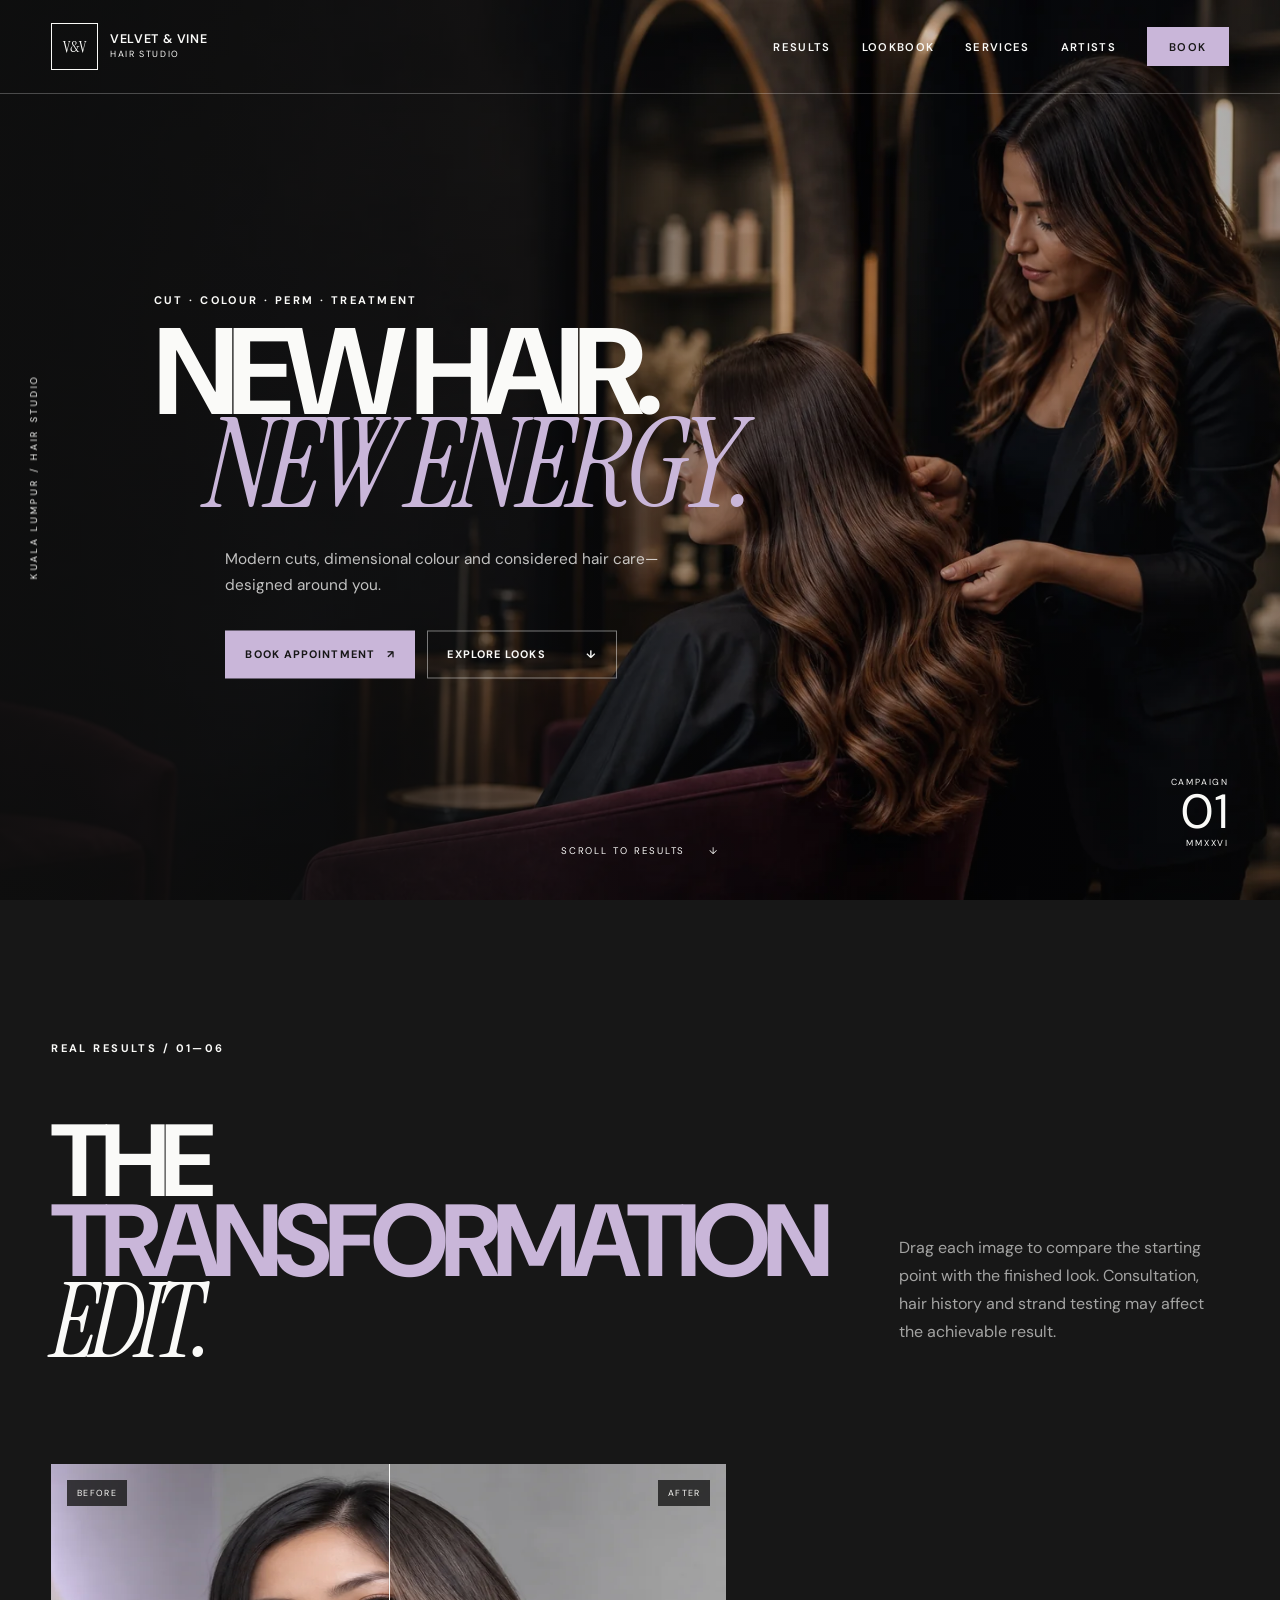
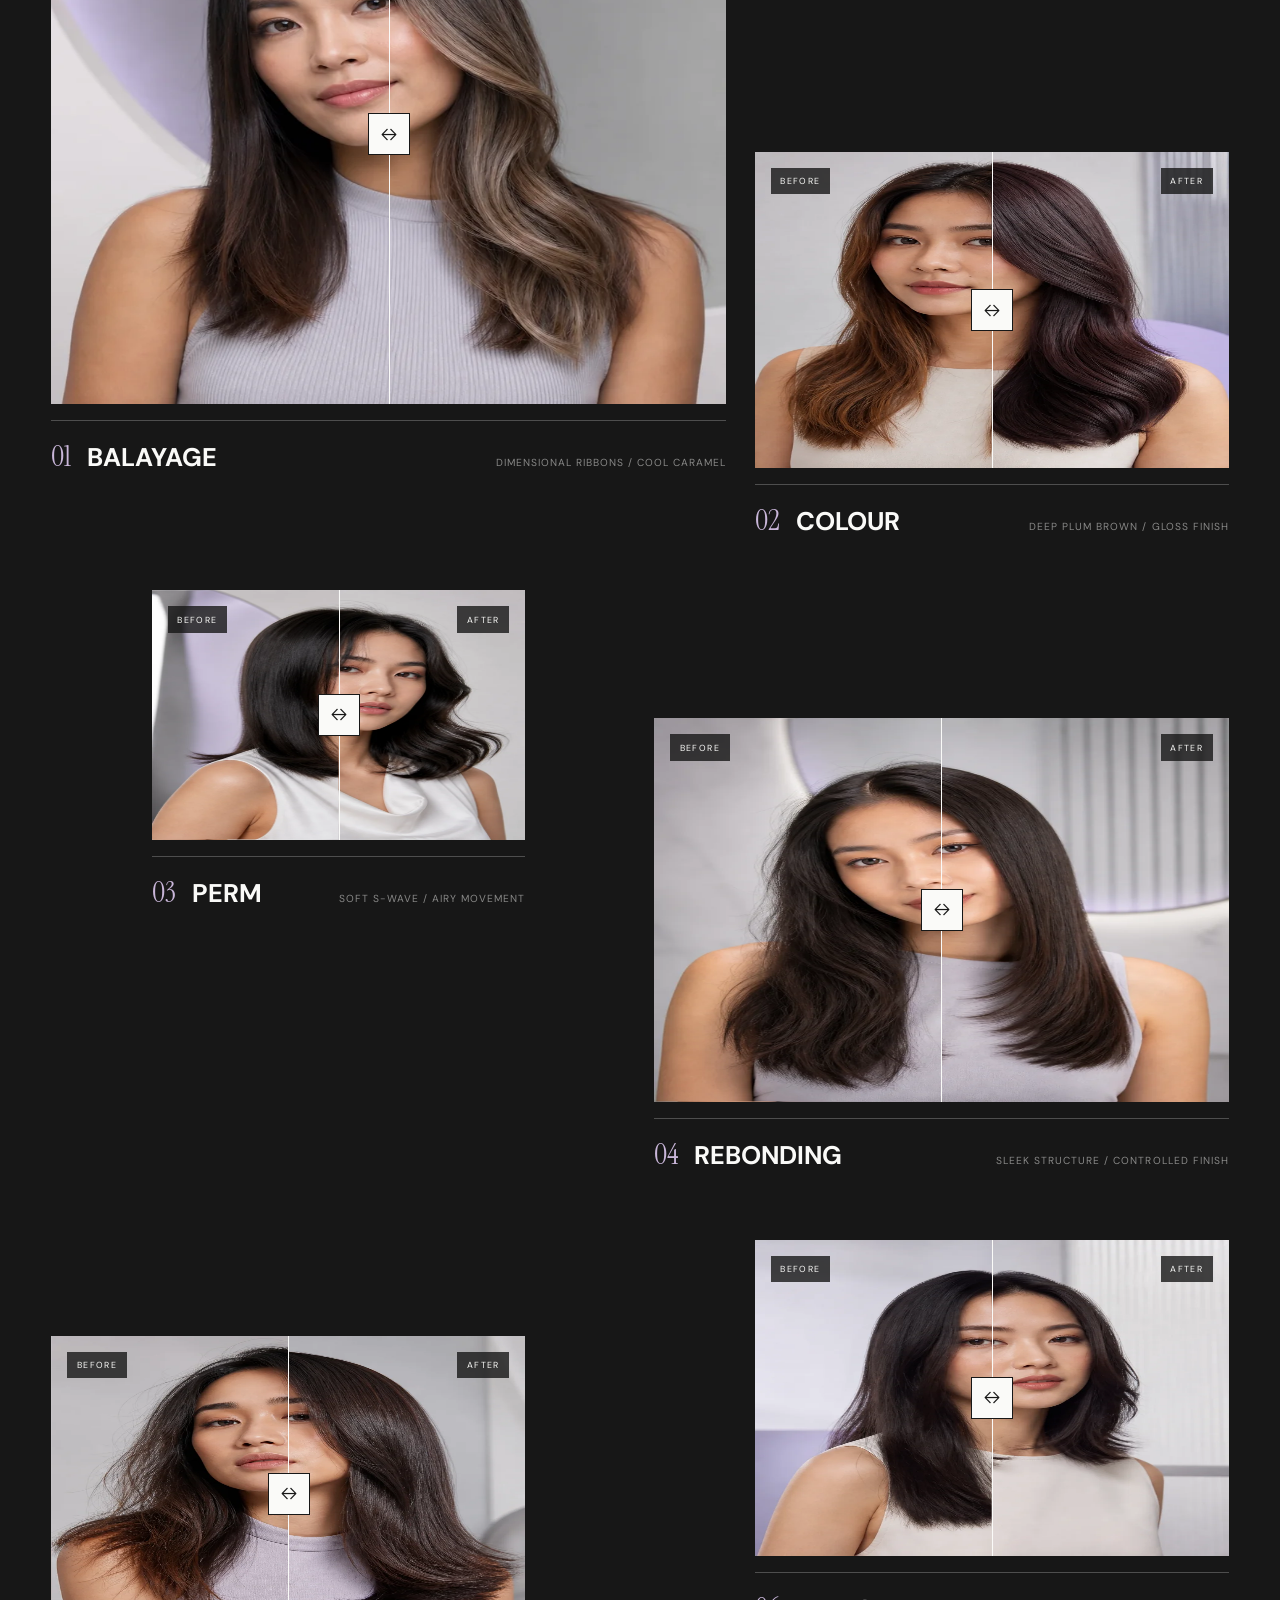
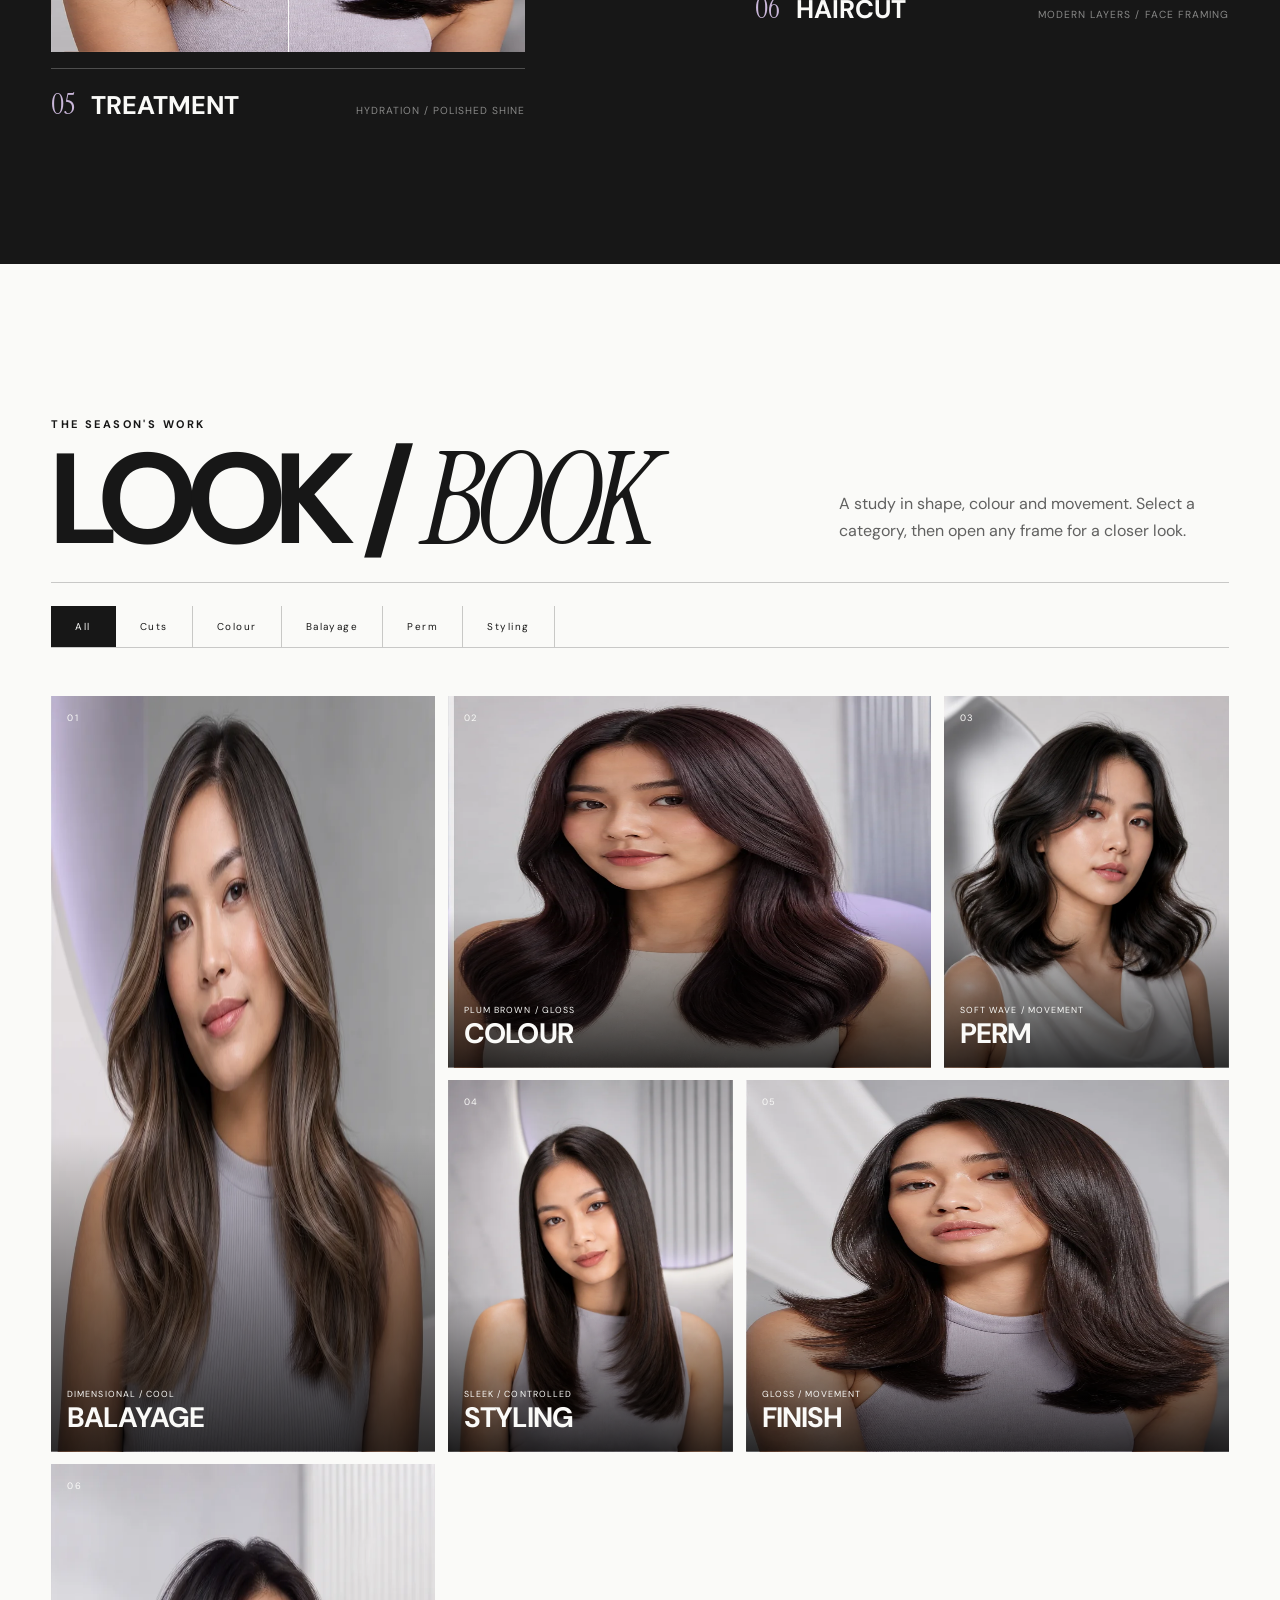
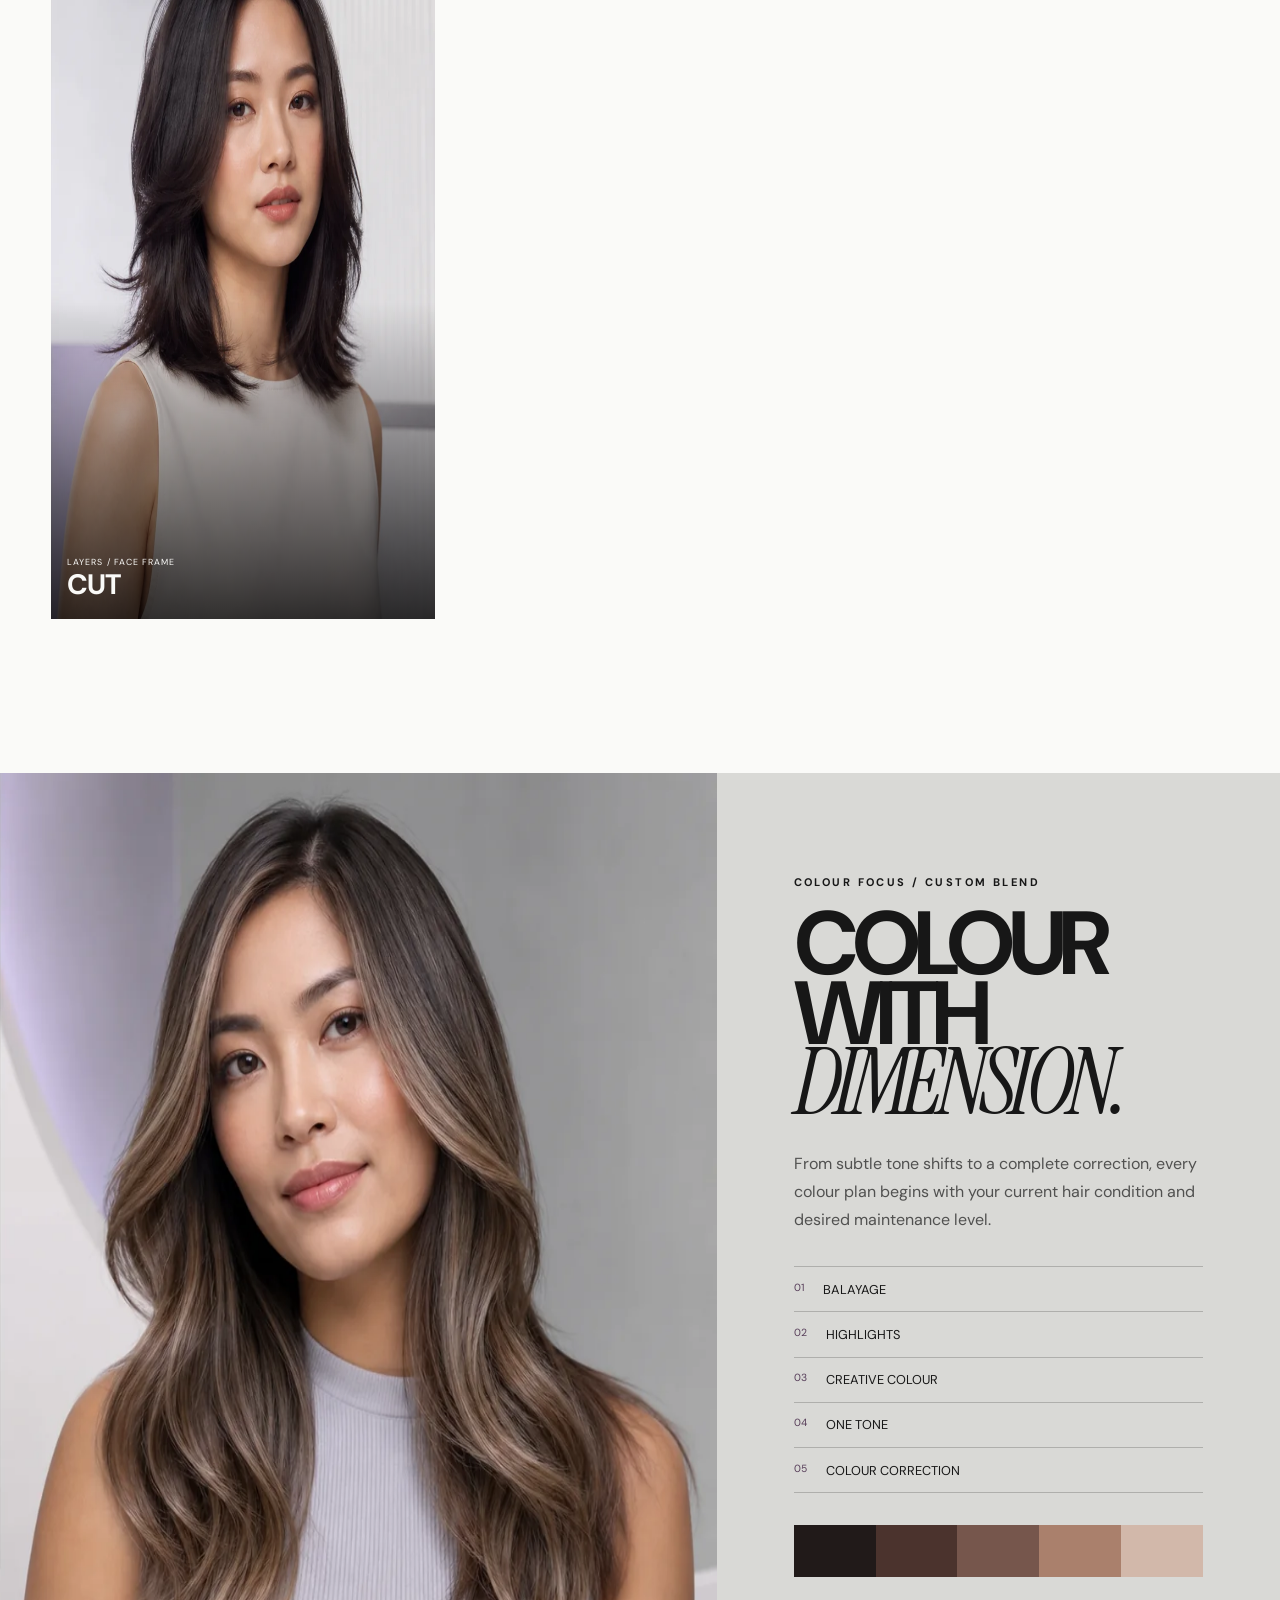
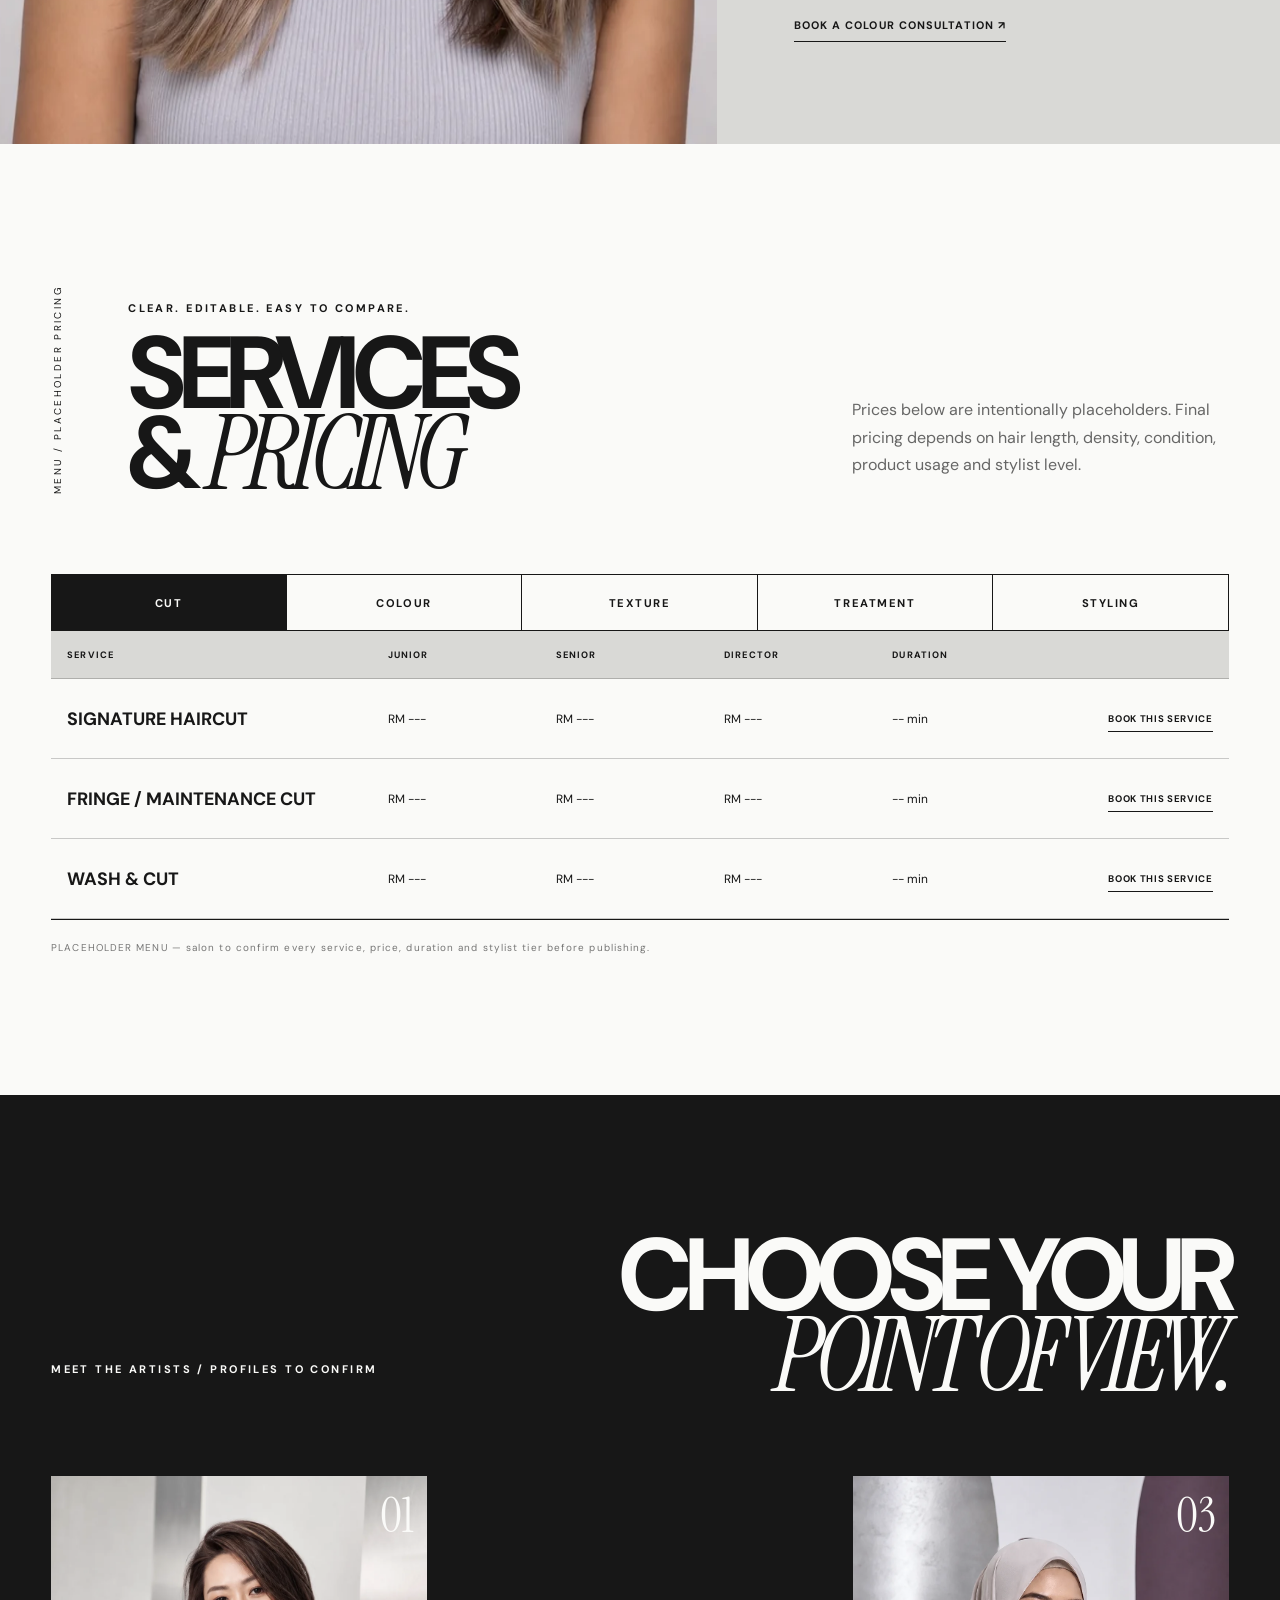
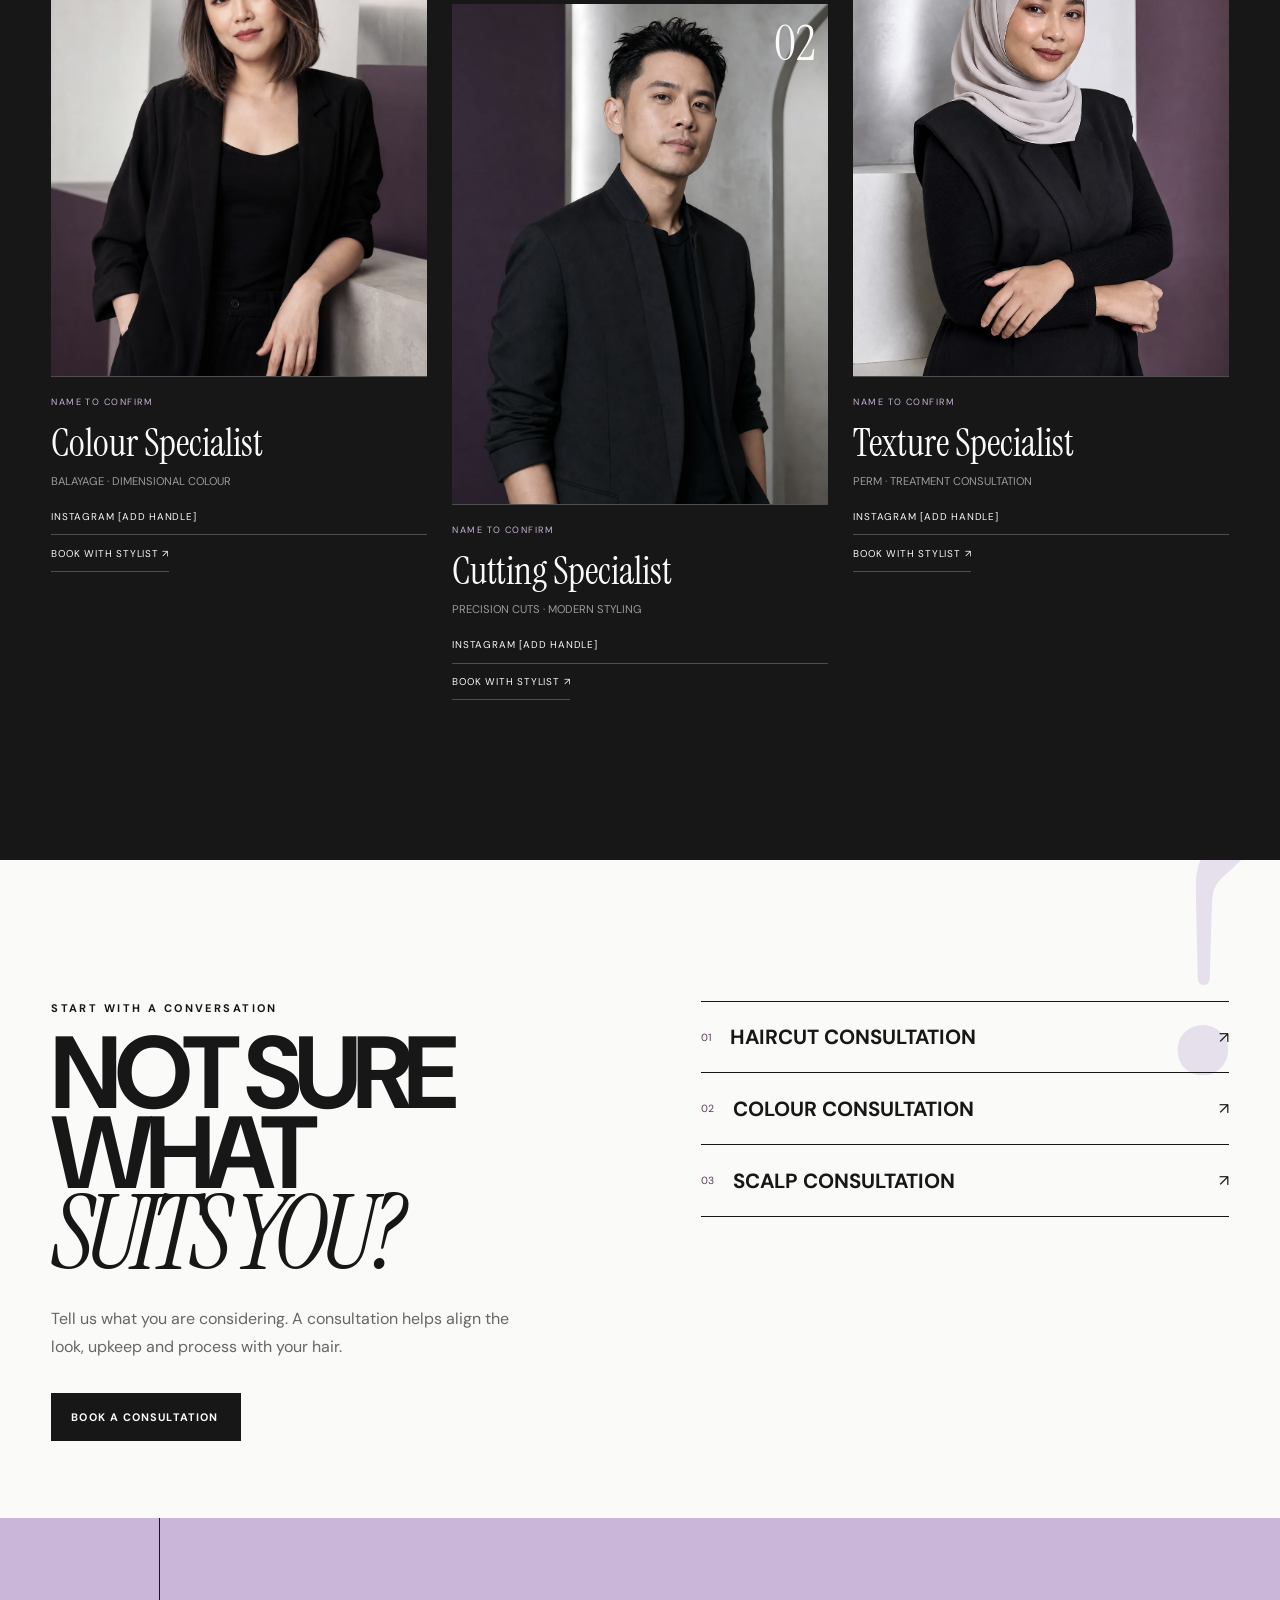
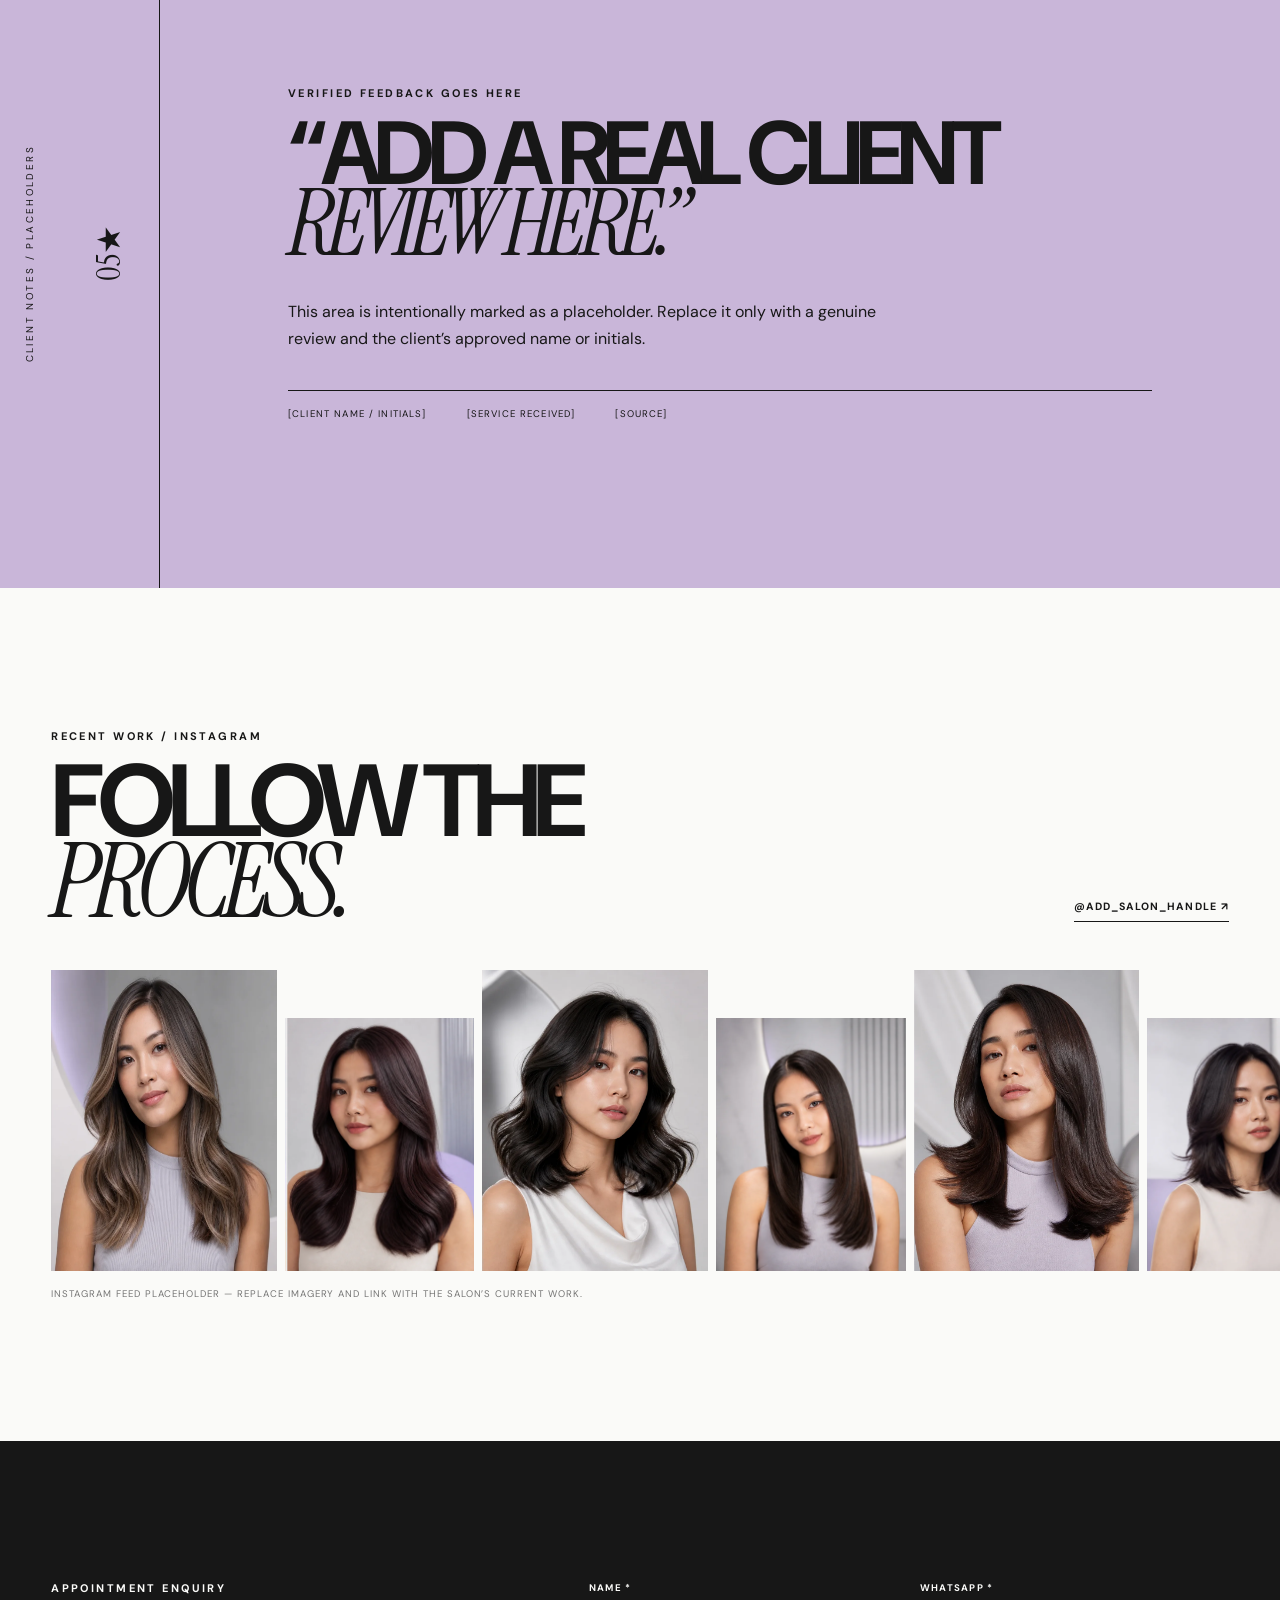
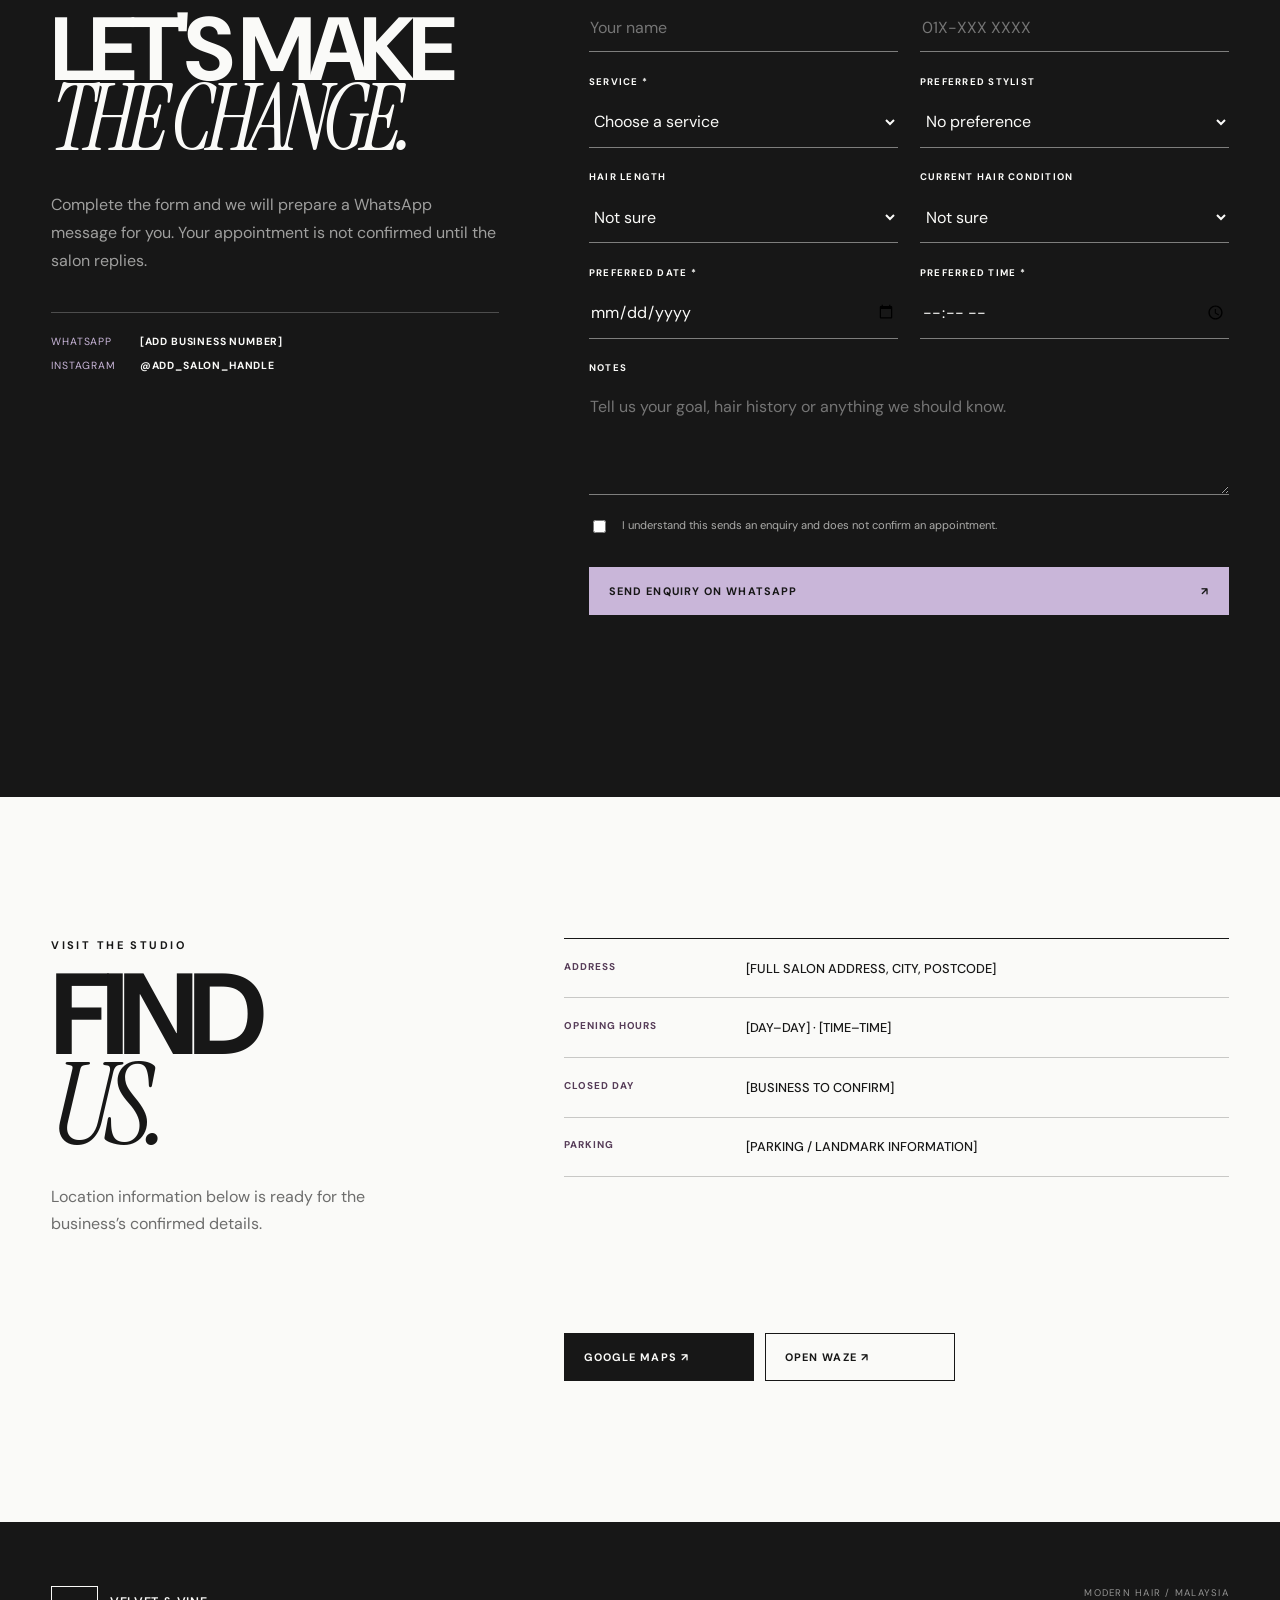
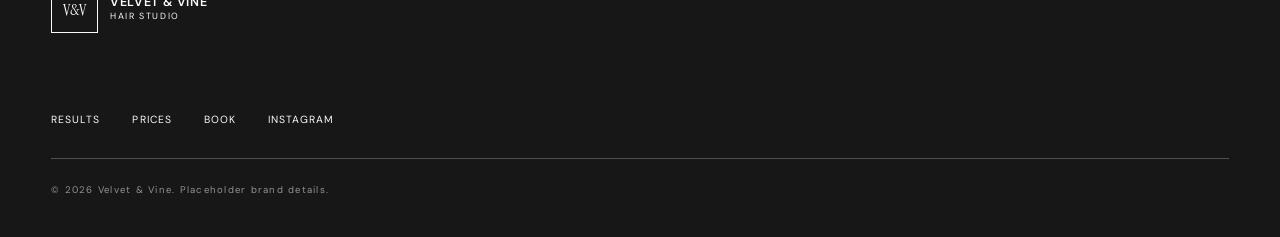
<file: index.html>
<!DOCTYPE html>
<html lang="en">
<head>
  <meta charset="UTF-8">
  <meta name="viewport" content="width=device-width, initial-scale=1.0">
  <meta name="description" content="Velvet &amp; Vine is a modern Malaysian hair studio for cuts, colour, balayage, perm and hair treatments.">
  <meta name="theme-color" content="#171717">
  <title>Velvet &amp; Vine — Modern Hair Studio</title>
  <link rel="preconnect" href="https://fonts.googleapis.com">
  <link rel="preconnect" href="https://fonts.gstatic.com" crossorigin>
  <link href="https://fonts.googleapis.com/css2?family=DM+Sans:wght@400;500;600;700&amp;family=Instrument+Serif:ital@0;1&amp;display=swap" rel="stylesheet">
  <link rel="stylesheet" href="styles.css">
  <script src="script.js" defer></script>
</head>
<body>
  <a class="skip-link" href="#main-content">Skip to content</a>
  <header class="site-header" data-header>
    <a class="brand" href="#top" aria-label="Velvet and Vine home"><span class="brand-mark">V&amp;V</span><span class="brand-name">Velvet &amp; Vine<br><small>Hair Studio</small></span></a>
    <button class="menu-toggle" type="button" aria-expanded="false" aria-controls="site-nav"><span></span><span></span><span></span><span class="sr-only">Open menu</span></button>
    <nav class="site-nav" id="site-nav" aria-label="Main navigation"><a href="#transformations">Results</a><a href="#lookbook">Lookbook</a><a href="#services">Services</a><a href="#stylists">Artists</a><a class="nav-book" href="#booking">Book</a></nav>
  </header>

  <main id="main-content">
    <section class="hero" id="top" aria-labelledby="hero-title">
      <img class="hero-image" src="assets/images/hero/salon-campaign.webp" alt="Client having her hair styled in a contemporary salon" fetchpriority="high">
      <div class="hero-shade"></div><p class="hero-vertical">KUALA LUMPUR / HAIR STUDIO</p>
      <div class="hero-copy"><p class="eyebrow">CUT · COLOUR · PERM · TREATMENT</p><h1 id="hero-title">NEW HAIR.<br><em>NEW ENERGY.</em></h1><p class="hero-intro">Modern cuts, dimensional colour and considered hair care—designed around you.</p><div class="button-row"><a class="button button-lavender" href="#booking">Book appointment <span aria-hidden="true">↗</span></a><a class="button button-ghost" href="#lookbook">Explore looks <span aria-hidden="true">↓</span></a></div></div>
      <div class="hero-index" aria-hidden="true"><span>CAMPAIGN</span><strong>01</strong><span>MMXXVI</span></div><a class="hero-scroll" href="#transformations">Scroll to results <span>↓</span></a>
    </section>

    <section class="transformations section-dark" id="transformations" aria-labelledby="transform-title">
      <div class="section-intro transform-intro"><p class="kicker">REAL RESULTS / 01—06</p><h2 id="transform-title">THE<br><span>TRANSFORMATION</span><br><em>EDIT.</em></h2><p>Drag each image to compare the starting point with the finished look. Consultation, hair history and strand testing may affect the achievable result.</p></div>
      <div class="comparison-grid">
        <article class="comparison-story comparison-feature"><div class="comparison" style="--scene:url('assets/images/transformations/01-balayage.webp');--position:50%" data-comparison><div class="comparison-after" aria-hidden="true"></div><div class="comparison-before" aria-hidden="true"></div><span class="compare-label label-before">Before</span><span class="compare-label label-after">After</span><span class="compare-line" aria-hidden="true"><i>↔</i></span><input type="range" min="0" max="100" value="50" aria-label="Compare before and after balayage"></div><div class="story-caption"><span>01</span><h3>Balayage</h3><p>Dimensional ribbons / cool caramel</p></div></article>
        <article class="comparison-story"><div class="comparison" style="--scene:url('assets/images/transformations/02-colour.webp');--position:50%" data-comparison><div class="comparison-after" aria-hidden="true"></div><div class="comparison-before" aria-hidden="true"></div><span class="compare-label label-before">Before</span><span class="compare-label label-after">After</span><span class="compare-line" aria-hidden="true"><i>↔</i></span><input type="range" min="0" max="100" value="50" aria-label="Compare before and after hair colour"></div><div class="story-caption"><span>02</span><h3>Colour</h3><p>Deep plum brown / gloss finish</p></div></article>
        <article class="comparison-story"><div class="comparison" style="--scene:url('assets/images/transformations/03-perm.webp');--position:50%" data-comparison><div class="comparison-after" aria-hidden="true"></div><div class="comparison-before" aria-hidden="true"></div><span class="compare-label label-before">Before</span><span class="compare-label label-after">After</span><span class="compare-line" aria-hidden="true"><i>↔</i></span><input type="range" min="0" max="100" value="50" aria-label="Compare before and after perm"></div><div class="story-caption"><span>03</span><h3>Perm</h3><p>Soft S-wave / airy movement</p></div></article>
        <article class="comparison-story comparison-wide"><div class="comparison" style="--scene:url('assets/images/transformations/04-rebonding.webp');--position:50%" data-comparison><div class="comparison-after" aria-hidden="true"></div><div class="comparison-before" aria-hidden="true"></div><span class="compare-label label-before">Before</span><span class="compare-label label-after">After</span><span class="compare-line" aria-hidden="true"><i>↔</i></span><input type="range" min="0" max="100" value="50" aria-label="Compare before and after rebonding"></div><div class="story-caption"><span>04</span><h3>Rebonding</h3><p>Sleek structure / controlled finish</p></div></article>
        <article class="comparison-story"><div class="comparison" style="--scene:url('assets/images/transformations/05-treatment.webp');--position:50%" data-comparison><div class="comparison-after" aria-hidden="true"></div><div class="comparison-before" aria-hidden="true"></div><span class="compare-label label-before">Before</span><span class="compare-label label-after">After</span><span class="compare-line" aria-hidden="true"><i>↔</i></span><input type="range" min="0" max="100" value="50" aria-label="Compare before and after hair treatment"></div><div class="story-caption"><span>05</span><h3>Treatment</h3><p>Hydration / polished shine</p></div></article>
        <article class="comparison-story"><div class="comparison" style="--scene:url('assets/images/transformations/06-haircut.webp');--position:50%" data-comparison><div class="comparison-after" aria-hidden="true"></div><div class="comparison-before" aria-hidden="true"></div><span class="compare-label label-before">Before</span><span class="compare-label label-after">After</span><span class="compare-line" aria-hidden="true"><i>↔</i></span><input type="range" min="0" max="100" value="50" aria-label="Compare before and after haircut"></div><div class="story-caption"><span>06</span><h3>Haircut</h3><p>Modern layers / face framing</p></div></article>
      </div>
    </section>

    <section class="lookbook" id="lookbook" aria-labelledby="lookbook-title">
      <div class="lookbook-head"><div><p class="kicker">THE SEASON'S WORK</p><h2 id="lookbook-title">LOOK / <em>BOOK</em></h2></div><p>A study in shape, colour and movement. Select a category, then open any frame for a closer look.</p></div>
      <div class="filter-bar" role="group" aria-label="Filter lookbook"><button class="filter-button is-active" type="button" data-filter="all">All</button><button class="filter-button" type="button" data-filter="cuts">Cuts</button><button class="filter-button" type="button" data-filter="colour">Colour</button><button class="filter-button" type="button" data-filter="balayage">Balayage</button><button class="filter-button" type="button" data-filter="perm">Perm</button><button class="filter-button" type="button" data-filter="styling">Styling</button></div>
      <div class="lookbook-grid">
        <button class="look frame-tall" type="button" data-category="balayage colour" data-image="assets/images/transformations/01-balayage.webp" data-caption="01 / Dimensional balayage" style="--look:url('assets/images/transformations/01-balayage.webp')"><span>01</span><strong>Balayage</strong><small>Dimensional / cool</small></button>
        <button class="look frame-wide" type="button" data-category="colour" data-image="assets/images/transformations/02-colour.webp" data-caption="02 / Plum brown colour" style="--look:url('assets/images/transformations/02-colour.webp')"><span>02</span><strong>Colour</strong><small>Plum brown / gloss</small></button>
        <button class="look frame-square" type="button" data-category="perm styling" data-image="assets/images/transformations/03-perm.webp" data-caption="03 / Modern wave perm" style="--look:url('assets/images/transformations/03-perm.webp')"><span>03</span><strong>Perm</strong><small>Soft wave / movement</small></button>
        <button class="look frame-square" type="button" data-category="styling" data-image="assets/images/transformations/04-rebonding.webp" data-caption="04 / Sleek finish" style="--look:url('assets/images/transformations/04-rebonding.webp')"><span>04</span><strong>Styling</strong><small>Sleek / controlled</small></button>
        <button class="look frame-wide" type="button" data-category="styling cuts" data-image="assets/images/transformations/05-treatment.webp" data-caption="05 / Gloss finish" style="--look:url('assets/images/transformations/05-treatment.webp')"><span>05</span><strong>Finish</strong><small>Gloss / movement</small></button>
        <button class="look frame-tall" type="button" data-category="cuts" data-image="assets/images/transformations/06-haircut.webp" data-caption="06 / Layered cut" style="--look:url('assets/images/transformations/06-haircut.webp')"><span>06</span><strong>Cut</strong><small>Layers / face frame</small></button>
      </div>
    </section>

    <section class="colour-feature" aria-labelledby="colour-title"><div class="colour-image" role="img" aria-label="Dimensional balayage colour result"></div><div class="colour-copy"><p class="kicker">COLOUR FOCUS / CUSTOM BLEND</p><h2 id="colour-title">COLOUR WITH<br><em>DIMENSION.</em></h2><p>From subtle tone shifts to a complete correction, every colour plan begins with your current hair condition and desired maintenance level.</p><ul class="colour-menu"><li><span>01</span>Balayage</li><li><span>02</span>Highlights</li><li><span>03</span>Creative Colour</li><li><span>04</span>One Tone</li><li><span>05</span>Colour Correction</li></ul><div class="swatches" aria-label="Colour inspiration swatches"><span class="swatch s1"></span><span class="swatch s2"></span><span class="swatch s3"></span><span class="swatch s4"></span><span class="swatch s5"></span></div><button class="text-link consultation-prefill" type="button" data-consultation="Colour consultation">Book a colour consultation ↗</button></div></section>

    <section class="services" id="services" aria-labelledby="services-title">
      <div class="services-title-wrap"><p class="vertical-caption">MENU / PLACEHOLDER PRICING</p><div><p class="kicker">CLEAR. EDITABLE. EASY TO COMPARE.</p><h2 id="services-title">SERVICES<br>&amp; <em>PRICING</em></h2></div><p>Prices below are intentionally placeholders. Final pricing depends on hair length, density, condition, product usage and stylist level.</p></div>
      <div class="service-tabs" role="tablist" aria-label="Service categories"><button id="tab-cut" role="tab" aria-selected="true" aria-controls="panel-cut" data-service-tab="cut">CUT</button><button id="tab-colour" role="tab" aria-selected="false" aria-controls="panel-colour" data-service-tab="colour">COLOUR</button><button id="tab-texture" role="tab" aria-selected="false" aria-controls="panel-texture" data-service-tab="texture">TEXTURE</button><button id="tab-treatment" role="tab" aria-selected="false" aria-controls="panel-treatment" data-service-tab="treatment">TREATMENT</button><button id="tab-styling" role="tab" aria-selected="false" aria-controls="panel-styling" data-service-tab="styling">STYLING</button></div>
      <div class="service-panels">
        <div class="service-panel is-active" id="panel-cut" role="tabpanel" aria-labelledby="tab-cut" data-service-panel="cut"><div class="price-head"><span>Service</span><span>Junior</span><span>Senior</span><span>Director</span><span>Duration</span><span></span></div><div class="price-row"><strong>Signature haircut</strong><span>RM ---</span><span>RM ---</span><span>RM ---</span><span>-- min</span><button data-book-service="Signature haircut">Book this service</button></div><div class="price-row"><strong>Fringe / maintenance cut</strong><span>RM ---</span><span>RM ---</span><span>RM ---</span><span>-- min</span><button data-book-service="Fringe or maintenance cut">Book this service</button></div><div class="price-row"><strong>Wash &amp; cut</strong><span>RM ---</span><span>RM ---</span><span>RM ---</span><span>-- min</span><button data-book-service="Wash and cut">Book this service</button></div></div>
        <div class="service-panel" id="panel-colour" role="tabpanel" aria-labelledby="tab-colour" data-service-panel="colour" hidden><div class="price-head length"><span>Service</span><span>S</span><span>M</span><span>L / XL</span><span>Duration</span><span></span></div><div class="price-row"><strong>One tone colour</strong><span>RM ---</span><span>RM ---</span><span>FROM RM ---</span><span>-- hrs</span><button data-book-service="One tone colour">Book this service</button></div><div class="price-row"><strong>Balayage / highlights</strong><span>RM ---</span><span>RM ---</span><span>FROM RM ---</span><span>-- hrs</span><button data-book-service="Balayage or highlights">Book this service</button></div><div class="price-row"><strong>Colour correction</strong><span>Consult</span><span>Consult</span><span>Consult</span><span>TBC</span><button data-book-service="Colour correction consultation">Book this service</button></div></div>
        <div class="service-panel" id="panel-texture" role="tabpanel" aria-labelledby="tab-texture" data-service-panel="texture" hidden><div class="price-head length"><span>Service</span><span>S</span><span>M</span><span>L / XL</span><span>Duration</span><span></span></div><div class="price-row"><strong>Digital / setting perm</strong><span>RM ---</span><span>RM ---</span><span>FROM RM ---</span><span>-- hrs</span><button data-book-service="Digital or setting perm">Book this service</button></div><div class="price-row"><strong>Rebonding</strong><span>RM ---</span><span>RM ---</span><span>FROM RM ---</span><span>-- hrs</span><button data-book-service="Rebonding">Book this service</button></div><div class="price-row"><strong>Root retouch / texture</strong><span>RM ---</span><span>RM ---</span><span>FROM RM ---</span><span>-- hrs</span><button data-book-service="Root retouch or texture">Book this service</button></div></div>
        <div class="service-panel" id="panel-treatment" role="tabpanel" aria-labelledby="tab-treatment" data-service-panel="treatment" hidden><div class="price-head length"><span>Service</span><span>S</span><span>M</span><span>L / XL</span><span>Duration</span><span></span></div><div class="price-row"><strong>Repair treatment</strong><span>RM ---</span><span>RM ---</span><span>FROM RM ---</span><span>-- min</span><button data-book-service="Repair treatment">Book this service</button></div><div class="price-row"><strong>Scalp care</strong><span>RM ---</span><span>RM ---</span><span>RM ---</span><span>-- min</span><button data-book-service="Scalp care">Book this service</button></div><div class="price-row"><strong>Smoothing treatment</strong><span>RM ---</span><span>RM ---</span><span>FROM RM ---</span><span>-- hrs</span><button data-book-service="Smoothing treatment">Book this service</button></div></div>
        <div class="service-panel" id="panel-styling" role="tabpanel" aria-labelledby="tab-styling" data-service-panel="styling" hidden><div class="price-head length"><span>Service</span><span>S</span><span>M</span><span>L / XL</span><span>Duration</span><span></span></div><div class="price-row"><strong>Wash &amp; blow</strong><span>RM ---</span><span>RM ---</span><span>FROM RM ---</span><span>-- min</span><button data-book-service="Wash and blow">Book this service</button></div><div class="price-row"><strong>Event styling</strong><span>RM ---</span><span>RM ---</span><span>FROM RM ---</span><span>-- min</span><button data-book-service="Event styling">Book this service</button></div><div class="price-row"><strong>Updo</strong><span>FROM RM ---</span><span>FROM RM ---</span><span>FROM RM ---</span><span>-- min</span><button data-book-service="Updo styling">Book this service</button></div></div>
      </div><p class="pricing-note">PLACEHOLDER MENU — salon to confirm every service, price, duration and stylist tier before publishing.</p>
    </section>

    <section class="stylists section-dark" id="stylists" aria-labelledby="stylists-title"><div class="artist-header"><p class="kicker">MEET THE ARTISTS / PROFILES TO CONFIRM</p><h2 id="stylists-title">CHOOSE YOUR<br><em>POINT OF VIEW.</em></h2></div><div class="artist-grid">
      <article class="artist"><div class="artist-photo"><img src="assets/images/stylists/01-colourist.webp" alt="Placeholder portrait for the salon colour specialist" loading="lazy"><span>01</span></div><div class="artist-info"><p>NAME TO CONFIRM</p><h3>Colour Specialist</h3><p>Balayage · Dimensional colour</p><a href="#" aria-label="Placeholder Instagram profile">Instagram [add handle]</a><button data-stylist="Colour Specialist">Book with stylist ↗</button></div></article>
      <article class="artist"><div class="artist-photo"><img src="assets/images/stylists/02-cutter.webp" alt="Placeholder portrait for the salon cutting specialist" loading="lazy"><span>02</span></div><div class="artist-info"><p>NAME TO CONFIRM</p><h3>Cutting Specialist</h3><p>Precision cuts · Modern styling</p><a href="#" aria-label="Placeholder Instagram profile">Instagram [add handle]</a><button data-stylist="Cutting Specialist">Book with stylist ↗</button></div></article>
      <article class="artist"><div class="artist-photo"><img src="assets/images/stylists/03-texture.webp" alt="Placeholder portrait for the salon texture specialist" loading="lazy"><span>03</span></div><div class="artist-info"><p>NAME TO CONFIRM</p><h3>Texture Specialist</h3><p>Perm · Treatment consultation</p><a href="#" aria-label="Placeholder Instagram profile">Instagram [add handle]</a><button data-stylist="Texture Specialist">Book with stylist ↗</button></div></article>
    </div></section>

    <section class="consultation" aria-labelledby="consult-title"><p class="consult-number" aria-hidden="true">?</p><div class="consult-copy"><p class="kicker">START WITH A CONVERSATION</p><h2 id="consult-title">NOT SURE WHAT<br><em>SUITS YOU?</em></h2><p>Tell us what you are considering. A consultation helps align the look, upkeep and process with your hair.</p></div><div class="consult-options"><button type="button" class="consultation-prefill" data-consultation="Haircut consultation"><span>01</span><strong>Haircut consultation</strong><i>↗</i></button><button type="button" class="consultation-prefill" data-consultation="Colour consultation"><span>02</span><strong>Colour consultation</strong><i>↗</i></button><button type="button" class="consultation-prefill" data-consultation="Scalp consultation"><span>03</span><strong>Scalp consultation</strong><i>↗</i></button></div><button class="button button-dark consultation-prefill" type="button" data-consultation="Consultation">Book a consultation</button></section>

    <section class="reviews" aria-labelledby="reviews-title"><div class="review-side"><p class="vertical-caption">CLIENT NOTES / PLACEHOLDERS</p><span>05★</span></div><div class="review-copy"><p class="kicker">VERIFIED FEEDBACK GOES HERE</p><h2 id="reviews-title">“ADD A REAL CLIENT<br><em>REVIEW HERE.”</em></h2><p>This area is intentionally marked as a placeholder. Replace it only with a genuine review and the client’s approved name or initials.</p><div class="review-credit"><span>[CLIENT NAME / INITIALS]</span><span>[SERVICE RECEIVED]</span><span>[SOURCE]</span></div></div></section>

    <section class="social" aria-labelledby="social-title"><div class="social-head"><div><p class="kicker">RECENT WORK / INSTAGRAM</p><h2 id="social-title">FOLLOW THE<br><em>PROCESS.</em></h2></div><a href="#" aria-label="Placeholder salon Instagram account">@ADD_SALON_HANDLE ↗</a></div><div class="social-grid"><button type="button" class="social-shot shot-1" data-image="assets/images/transformations/01-balayage.webp" data-caption="Recent work / balayage" aria-label="Open balayage image"></button><button type="button" class="social-shot shot-2" data-image="assets/images/transformations/02-colour.webp" data-caption="Recent work / colour" aria-label="Open colour image"></button><button type="button" class="social-shot shot-3" data-image="assets/images/transformations/03-perm.webp" data-caption="Recent work / perm" aria-label="Open perm image"></button><button type="button" class="social-shot shot-4" data-image="assets/images/transformations/04-rebonding.webp" data-caption="Recent work / rebonding" aria-label="Open rebonding image"></button><button type="button" class="social-shot shot-5" data-image="assets/images/transformations/05-treatment.webp" data-caption="Recent work / treatment" aria-label="Open treatment image"></button><button type="button" class="social-shot shot-6" data-image="assets/images/transformations/06-haircut.webp" data-caption="Recent work / haircut" aria-label="Open haircut image"></button></div><p class="social-note">Instagram feed placeholder — replace imagery and link with the salon’s current work.</p></section>

    <section class="booking section-dark" id="booking" aria-labelledby="booking-title"><div class="booking-intro"><p class="kicker">APPOINTMENT ENQUIRY</p><h2 id="booking-title">LET'S MAKE<br><em>THE CHANGE.</em></h2><p>Complete the form and we will prepare a WhatsApp message for you. Your appointment is not confirmed until the salon replies.</p><div class="booking-contact"><span>WhatsApp</span><strong>[ADD BUSINESS NUMBER]</strong><span>Instagram</span><strong>@ADD_SALON_HANDLE</strong></div></div><form class="booking-form" id="booking-form">
      <div class="field"><label for="name">Name *</label><input id="name" name="name" autocomplete="name" required placeholder="Your name"></div><div class="field"><label for="whatsapp">WhatsApp *</label><input id="whatsapp" name="whatsapp" type="tel" autocomplete="tel" required placeholder="01X-XXX XXXX"></div>
      <div class="field"><label for="service">Service *</label><select id="service" name="service" required><option value="">Choose a service</option><option>Haircut</option><option>Colour</option><option>Balayage / Highlights</option><option>Perm</option><option>Rebonding</option><option>Hair Treatment</option><option>Styling</option><option>Haircut consultation</option><option>Colour consultation</option><option>Scalp consultation</option></select></div><div class="field"><label for="stylist">Preferred stylist</label><select id="stylist" name="stylist"><option>No preference</option><option>Colour Specialist</option><option>Cutting Specialist</option><option>Texture Specialist</option><option>[Add stylist name]</option></select></div>
      <div class="field"><label for="length">Hair length</label><select id="length" name="length"><option>Not sure</option><option>Short / above chin</option><option>Medium / shoulder</option><option>Long / below shoulder</option><option>Extra long</option></select></div><div class="field"><label for="condition">Current hair condition</label><select id="condition" name="condition"><option>Not sure</option><option>Natural / untreated</option><option>Previously coloured</option><option>Bleached / highlighted</option><option>Permed / rebonded</option><option>Dry / damaged</option><option>Scalp concern</option></select></div>
      <div class="field"><label for="date">Preferred date *</label><input id="date" name="date" type="date" required></div><div class="field"><label for="time">Preferred time *</label><input id="time" name="time" type="time" required></div><div class="field field-full"><label for="notes">Notes</label><textarea id="notes" name="notes" rows="4" placeholder="Tell us your goal, hair history or anything we should know."></textarea></div>
      <label class="consent"><input type="checkbox" required><span>I understand this sends an enquiry and does not confirm an appointment.</span></label><button class="button button-lavender submit-button" type="submit">Send enquiry on WhatsApp <span>↗</span></button><p class="form-status" id="form-status" role="status" aria-live="polite"></p></form></section>

    <section class="location" aria-labelledby="location-title"><div class="location-title"><p class="kicker">VISIT THE STUDIO</p><h2 id="location-title">FIND<br><em>US.</em></h2><p>Location information below is ready for the business’s confirmed details.</p></div><div class="location-lines"><div><span>Address</span><strong>[FULL SALON ADDRESS, CITY, POSTCODE]</strong></div><div><span>Opening hours</span><strong>[DAY–DAY] · [TIME–TIME]</strong></div><div><span>Closed day</span><strong>[BUSINESS TO CONFIRM]</strong></div><div><span>Parking</span><strong>[PARKING / LANDMARK INFORMATION]</strong></div></div><div class="map-actions"><a class="button button-dark" href="#" aria-label="Placeholder Google Maps link">Google Maps ↗</a><a class="button button-outline" href="#" aria-label="Placeholder Waze link">Open Waze ↗</a></div></section>
  </main>

  <footer class="site-footer"><a class="brand footer-brand" href="#top"><span class="brand-mark">V&amp;V</span><span class="brand-name">Velvet &amp; Vine<br><small>Hair Studio</small></span></a><p>MODERN HAIR / MALAYSIA</p><nav aria-label="Footer navigation"><a href="#transformations">Results</a><a href="#services">Prices</a><a href="#booking">Book</a><a href="#">Instagram</a></nav><p class="copyright">© <span data-year></span> Velvet &amp; Vine. Placeholder brand details.</p></footer>
  <div class="lightbox" data-lightbox aria-hidden="true" role="dialog" aria-modal="true" aria-labelledby="lightbox-caption"><button class="lightbox-close" type="button" aria-label="Close image">×</button><div class="lightbox-image" role="img"></div><p id="lightbox-caption"></p></div><a class="mobile-book" href="#booking">BOOK APPOINTMENT <span>↗</span></a>
</body>
</html>
</file>
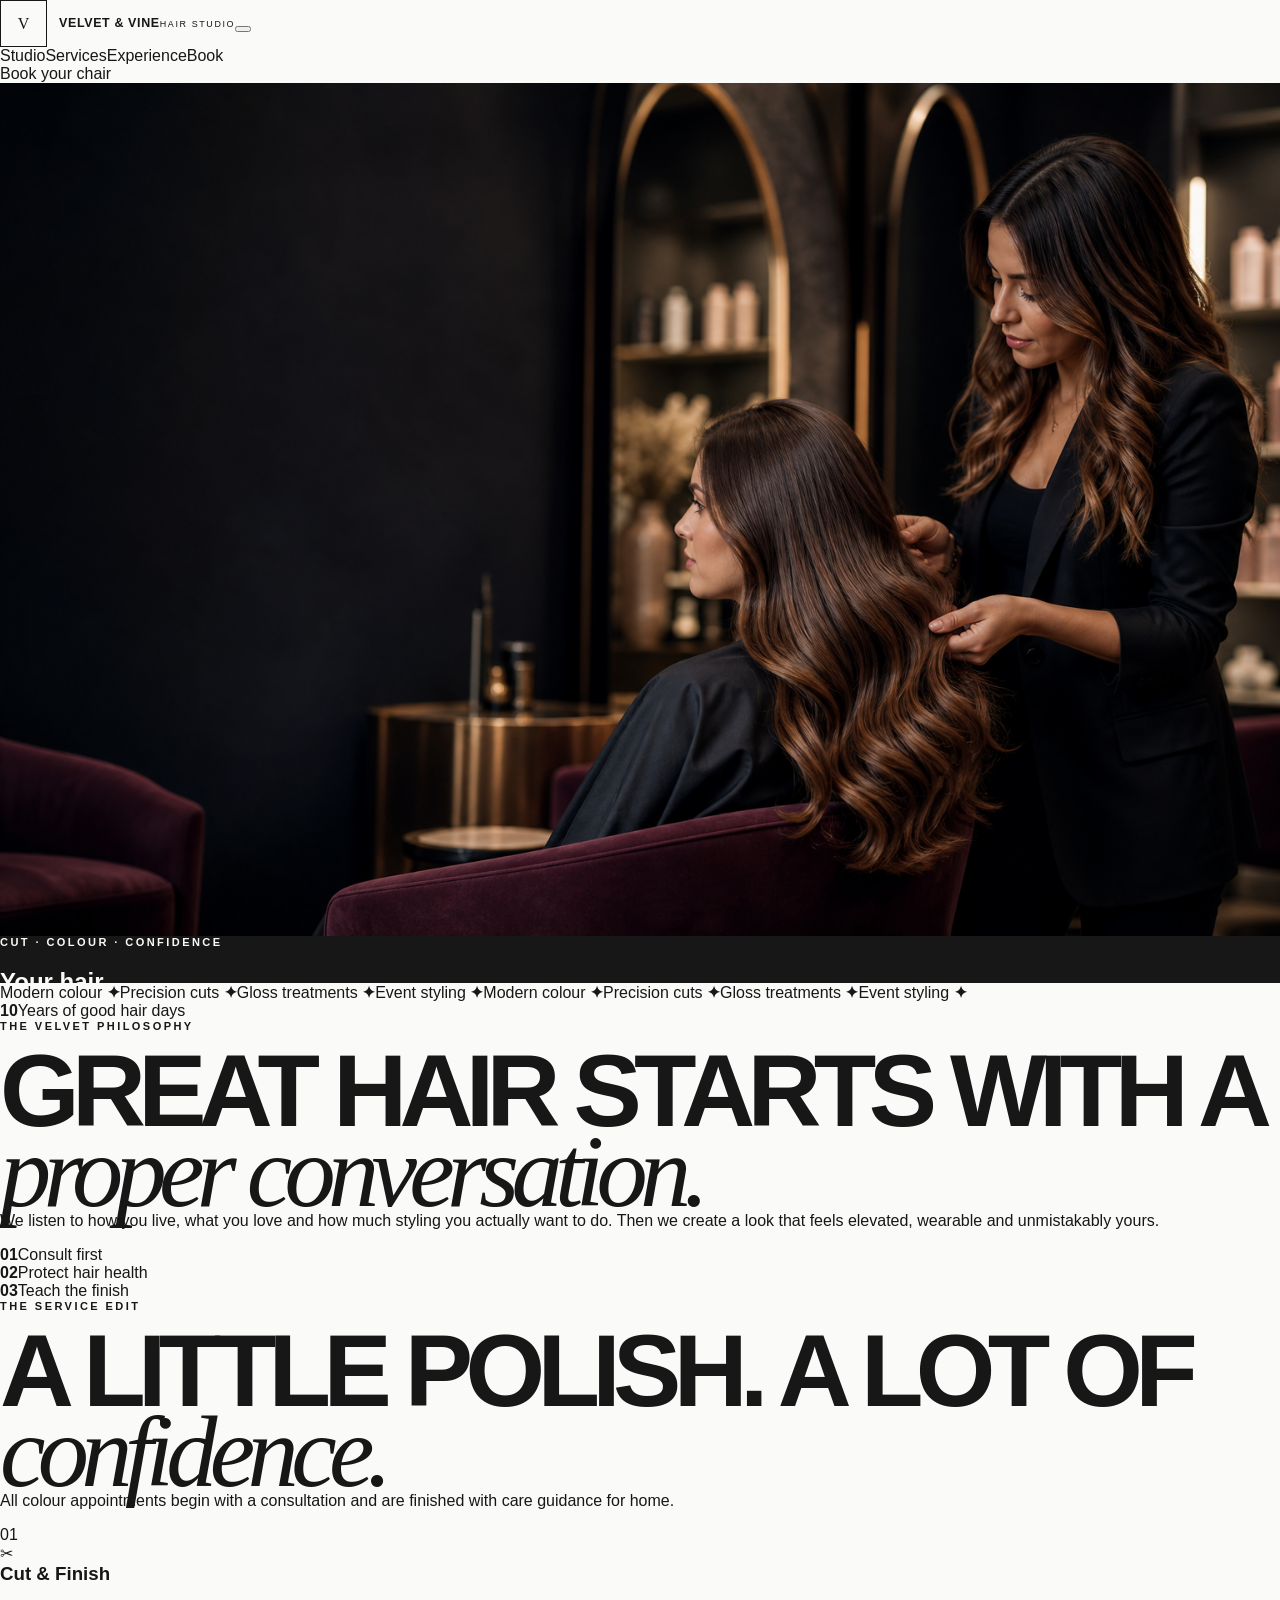
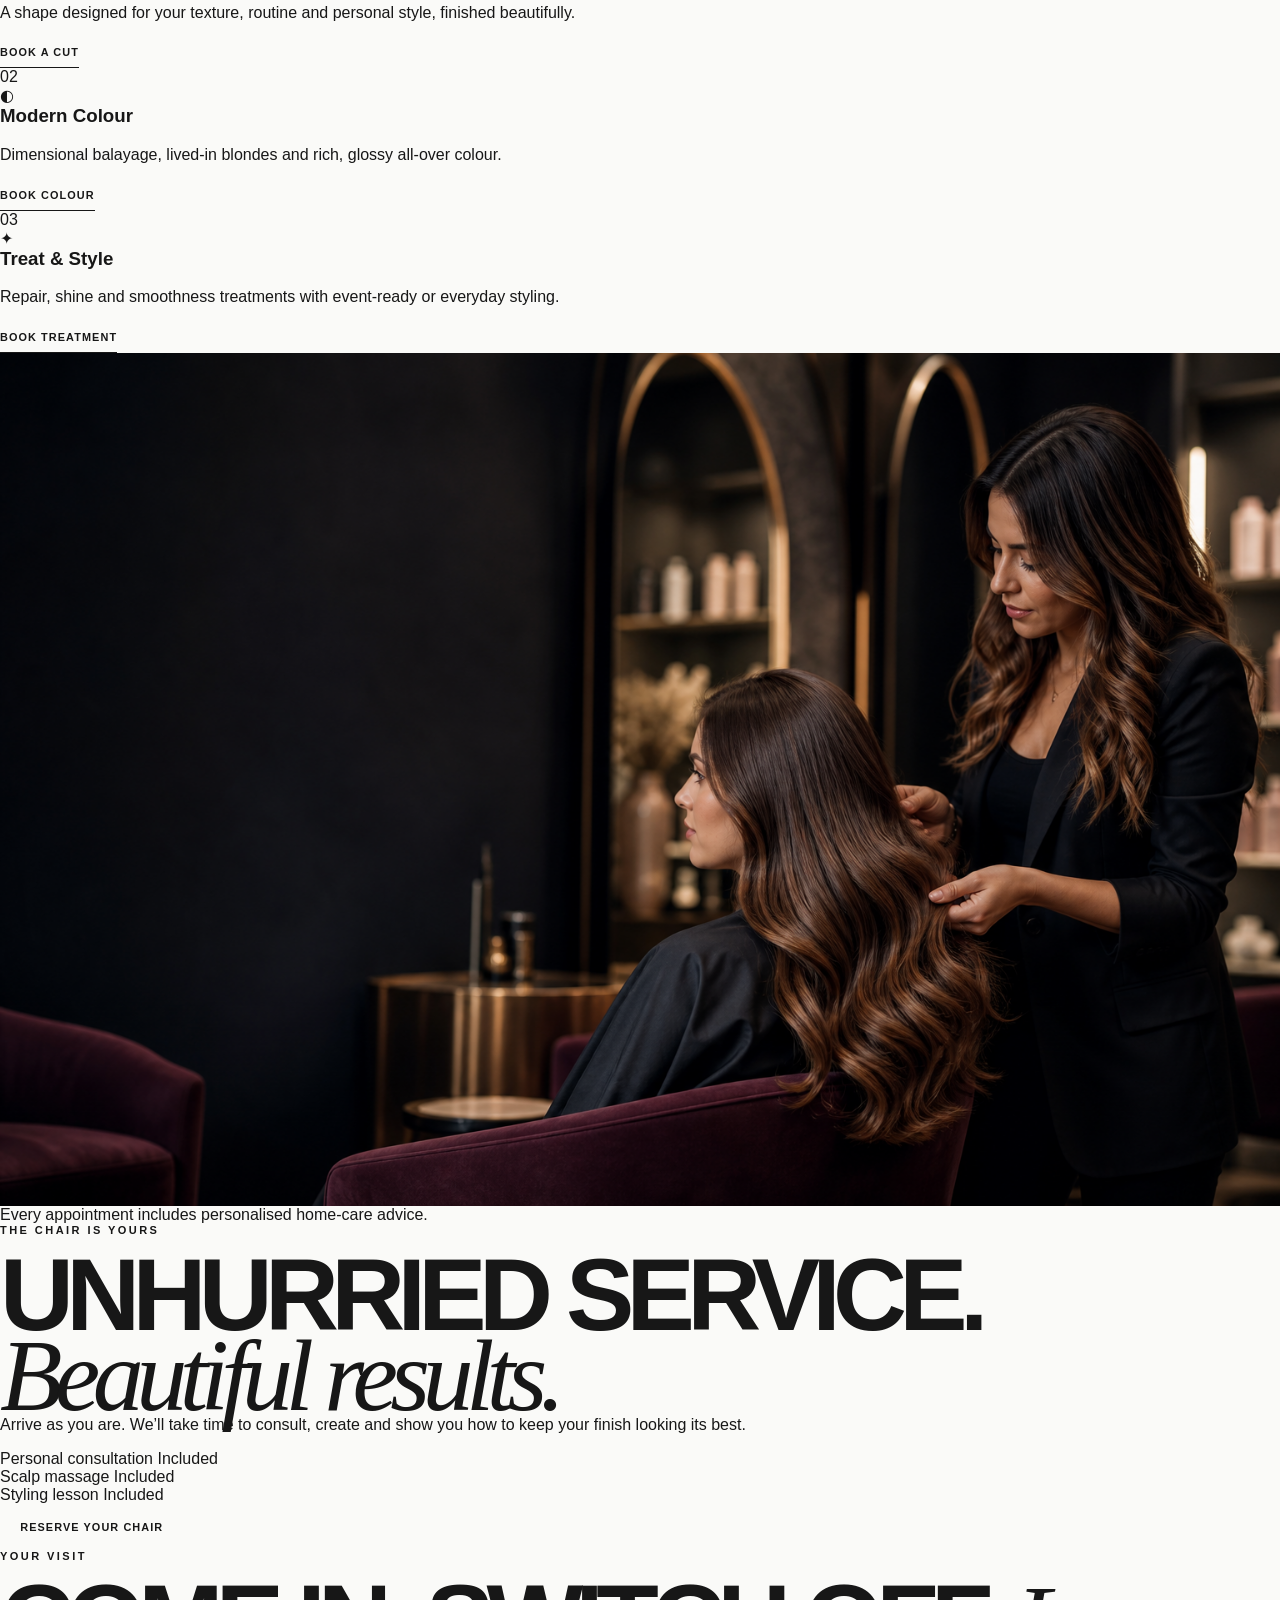
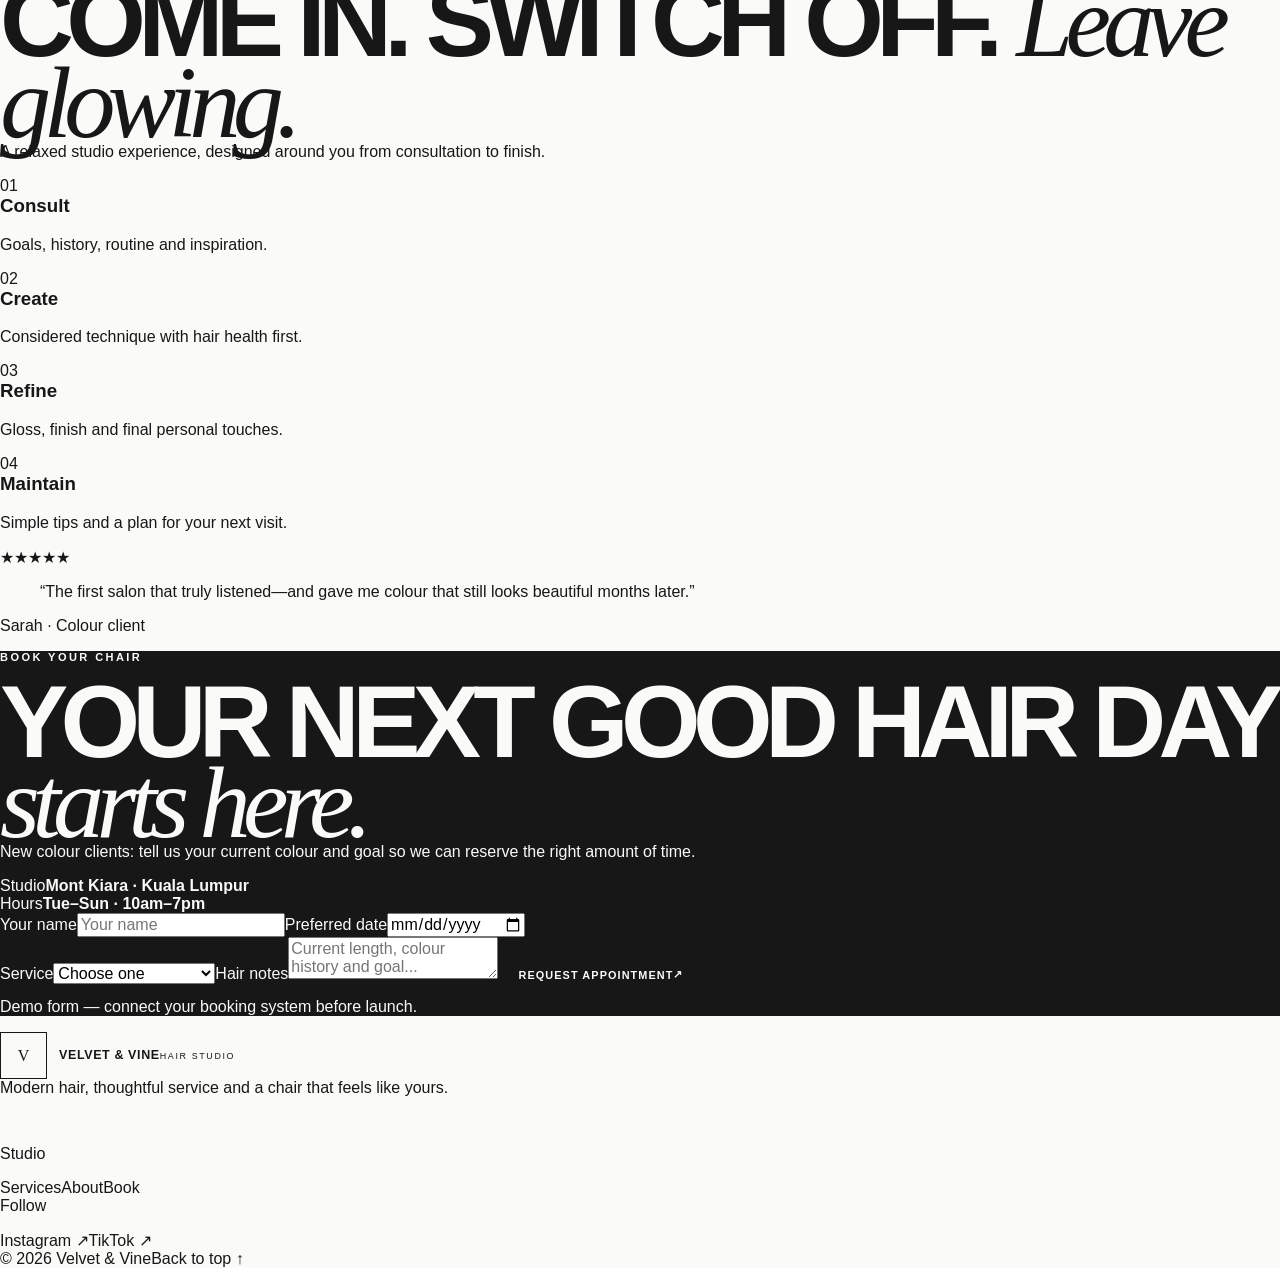
<file: index.backup.html>
<!doctype html><html lang="en"><head><meta charset="UTF-8"><meta name="viewport" content="width=device-width,initial-scale=1"><meta name="description" content="Velvet & Vine is a luxury hair studio for modern colour, precision cuts and glossy styling."><meta name="theme-color" content="#5b203f"><title>Velvet &amp; Vine | Hair Studio</title><link rel="preconnect" href="https://fonts.googleapis.com"><link rel="preconnect" href="https://fonts.gstatic.com" crossorigin><link href="https://fonts.googleapis.com/css2?family=Cormorant+Garamond:ital,wght@0,500;0,600;1,500&family=Montserrat:wght@400;600;700&display=swap" rel="stylesheet"><style>:root{--paper:#f8f0ef;--surface:#fffafa;--ink:#261820;--muted:#796972;--accent:#5b203f;--accent-2:#d7a77f;--line:rgba(38,24,32,.15);--hero-overlay:linear-gradient(90deg,rgba(18,12,16,.92),rgba(18,12,16,.2) 70%);--display:"Cormorant Garamond",serif;--body:"Montserrat",sans-serif;--radius:4px}</style><link rel="stylesheet" href="styles.css"><script src="script.js" defer></script></head>
<body data-theme="salon"><a class="skip-link" href="#main">Skip to content</a><header class="header"><a class="brand" href="#top"><span class="brand-mark">V</span><span class="brand-name">Velvet &amp; Vine<small>Hair studio</small></span></a><button class="menu-button" aria-expanded="false" aria-controls="nav"><span></span><span></span><span></span><span class="sr-only">Menu</span></button><nav class="nav" id="nav"><a href="#about">Studio</a><a href="#services">Services</a><a href="#process">Experience</a><a href="#contact">Book</a></nav><a class="header-action" href="#contact">Book your chair</a></header>
<main id="main"><section class="hero" id="top"><img class="hero-media" src="assets/hero.png" alt="Stylist finishing glossy waves in a luxury hair salon"><div class="hero-overlay"></div><div class="hero-content shell"><p class="kicker">Cut · Colour · Confidence</p><h1>Your hair,<br><em>only more you.</em></h1><p class="hero-lead">Thoughtful consultations, modern colour and polished cuts in a calm boutique studio.</p><div class="actions"><a class="button button-primary" href="#contact">Book your visit <span>↗</span></a><a class="button button-secondary" href="#services">Explore services</a></div></div><div class="hero-note"><span></span> Luxury without the attitude</div></section>
<div class="ticker"><div class="ticker-track"><span>Modern colour <b>✦</b></span><span>Precision cuts <b>✦</b></span><span>Gloss treatments <b>✦</b></span><span>Event styling <b>✦</b></span><span>Modern colour <b>✦</b></span><span>Precision cuts <b>✦</b></span><span>Gloss treatments <b>✦</b></span><span>Event styling <b>✦</b></span></div></div>
<section class="section" id="about"><div class="shell about-grid"><div class="about-stamp reveal"><div><strong>10</strong><span>Years of good hair days</span></div></div><div class="about-copy reveal"><p class="eyebrow">The Velvet philosophy</p><h2>Great hair starts with a <em>proper conversation.</em></h2><p class="copy-text">We listen to how you live, what you love and how much styling you actually want to do. Then we create a look that feels elevated, wearable and unmistakably yours.</p><div class="principles"><div><b>01</b><span>Consult first</span></div><div><b>02</b><span>Protect hair health</span></div><div><b>03</b><span>Teach the finish</span></div></div></div></div></section>
<section class="section section-alt" id="services"><div class="shell"><div class="section-head reveal"><div><p class="eyebrow">The service edit</p><h2>A little polish. A lot of <em>confidence.</em></h2></div><p>All colour appointments begin with a consultation and are finished with care guidance for home.</p></div><div class="card-grid"><article class="card reveal"><span class="card-number">01</span><div class="card-icon">✂</div><h3>Cut &amp; Finish</h3><p>A shape designed for your texture, routine and personal style, finished beautifully.</p><button class="text-link" data-service="Cut & Finish">Book a cut</button></article><article class="card reveal"><span class="card-number">02</span><div class="card-icon">◐</div><h3>Modern Colour</h3><p>Dimensional balayage, lived-in blondes and rich, glossy all-over colour.</p><button class="text-link" data-service="Modern Colour">Book colour</button></article><article class="card reveal"><span class="card-number">03</span><div class="card-icon">✦</div><h3>Treat &amp; Style</h3><p>Repair, shine and smoothness treatments with event-ready or everyday styling.</p><button class="text-link" data-service="Treatment & Styling">Book treatment</button></article></div></div></section>
<section class="feature-grid"><div class="feature-visual"><img src="assets/hero.png" alt="Glossy hair styling in salon"><div class="feature-label">Every appointment includes personalised home-care advice.</div></div><div class="feature-copy"><p class="eyebrow">The chair is yours</p><h2>Unhurried service. <em>Beautiful results.</em></h2><p>Arrive as you are. We’ll take time to consult, create and show you how to keep your finish looking its best.</p><div class="mini-list"><div>Personal consultation <span>Included</span></div><div>Scalp massage <span>Included</span></div><div>Styling lesson <span>Included</span></div></div><a class="button button-primary" href="#contact">Reserve your chair</a></div></section>
<section class="section" id="process"><div class="shell"><div class="section-head reveal"><div><p class="eyebrow">Your visit</p><h2>Come in. Switch off. <em>Leave glowing.</em></h2></div><p>A relaxed studio experience, designed around you from consultation to finish.</p></div><div class="process"><article class="step reveal"><span>01</span><h3>Consult</h3><p>Goals, history, routine and inspiration.</p></article><article class="step reveal"><span>02</span><h3>Create</h3><p>Considered technique with hair health first.</p></article><article class="step reveal"><span>03</span><h3>Refine</h3><p>Gloss, finish and final personal touches.</p></article><article class="step reveal"><span>04</span><h3>Maintain</h3><p>Simple tips and a plan for your next visit.</p></article></div></div></section>
<section class="section section-alt quote-section"><div class="shell quote-inner reveal"><div class="stars">★★★★★</div><blockquote>“The first salon that truly listened—and gave me colour that still looks beautiful months later.”</blockquote><p class="quote-author">Sarah · Colour client</p></div></section>
<section class="section section-dark" id="contact"><div class="shell contact-grid"><div class="contact-copy reveal"><p class="eyebrow">Book your chair</p><h2>Your next good hair day <em>starts here.</em></h2><p>New colour clients: tell us your current colour and goal so we can reserve the right amount of time.</p><div class="contact-meta"><div><span>Studio</span><b>Mont Kiara · Kuala Lumpur</b></div><div><span>Hours</span><b>Tue–Sun · 10am–7pm</b></div></div></div><form class="contact-form reveal"><div class="field-row"><label>Your name<input required placeholder="Your name"></label><label>Preferred date<input type="date" required></label></div><label>Service<select id="service" required><option value="">Choose one</option><option>Cut &amp; Finish</option><option>Modern Colour</option><option>Treatment &amp; Styling</option></select></label><label>Hair notes<textarea placeholder="Current length, colour history and goal..."></textarea></label><button class="button button-primary" type="submit">Request appointment <span>↗</span></button><p class="form-note">Demo form — connect your booking system before launch.</p></form></div></section></main>
<footer class="footer"><div class="shell footer-main"><div class="footer-brand"><a class="brand" href="#top"><span class="brand-mark">V</span><span class="brand-name">Velvet &amp; Vine<small>Hair studio</small></span></a><p>Modern hair, thoughtful service and a chair that feels like yours.</p></div><div class="footer-links"><p>Studio</p><a href="#services">Services</a><a href="#about">About</a><a href="#contact">Book</a></div><div class="footer-links"><p>Follow</p><a href="#">Instagram ↗</a><a href="#">TikTok ↗</a></div></div><div class="shell footer-bottom"><span>© <span data-year></span> Velvet &amp; Vine</span><a href="#top">Back to top ↑</a></div></footer><div class="toast" role="status" aria-live="polite"></div></body></html>
</file>
<file: styles.css>
:root {
  --black: #171717;
  --white: #fafaf8;
  --pure: #ffffff;
  --silver: #d9d9d6;
  --lavender: #c9b6d9;
  --plum: #563c58;
  --line-dark: rgba(23, 23, 23, .22);
  --line-light: rgba(250, 250, 248, .24);
  --sans: "DM Sans", Arial, sans-serif;
  --serif: "Instrument Serif", Georgia, serif;
  --pad: clamp(1.25rem, 4vw, 5rem);
}

* { box-sizing: border-box; }
html { scroll-behavior: smooth; }
body { margin: 0; background: var(--white); color: var(--black); font-family: var(--sans); overflow-x: hidden; }
body.is-locked { overflow: hidden; }
a { color: inherit; text-decoration: none; }
button, input, select, textarea { font: inherit; }
button { color: inherit; }
img { display: block; max-width: 100%; }
section { position: relative; }
.sr-only { position: absolute; width: 1px; height: 1px; padding: 0; margin: -1px; overflow: hidden; clip: rect(0,0,0,0); white-space: nowrap; border: 0; }
.skip-link { position: fixed; left: 1rem; top: -5rem; z-index: 1000; background: var(--lavender); color: var(--black); padding: .8rem 1rem; }
.skip-link:focus { top: 1rem; }
.section-dark { background: var(--black); color: var(--white); }
.kicker, .eyebrow { margin: 0 0 1.2rem; font-size: .69rem; font-weight: 700; letter-spacing: .22em; text-transform: uppercase; }
h1, h2, h3, p { margin-top: 0; }
h2 { margin-bottom: 0; font-size: clamp(3.5rem, 8vw, 8.8rem); line-height: .78; letter-spacing: -.075em; text-transform: uppercase; }
h2 em, h1 em { font-family: var(--serif); font-weight: 400; text-transform: none; }
.vertical-caption { margin: 0; font-size: .62rem; letter-spacing: .24em; writing-mode: vertical-rl; transform: rotate(180deg); text-transform: uppercase; }

.site-header { position: absolute; inset: 0 0 auto; z-index: 20; display: flex; align-items: center; justify-content: space-between; height: 94px; padding: 0 var(--pad); color: var(--white); border-bottom: 1px solid rgba(255,255,255,.25); transition: background .3s, height .3s; }
.site-header.is-stuck { position: fixed; height: 72px; background: rgba(23,23,23,.96); backdrop-filter: blur(12px); }
.brand { display: inline-flex; align-items: center; gap: .75rem; }
.brand-mark { display: grid; place-items: center; width: 47px; aspect-ratio: 1; border: 1px solid currentColor; font: 400 1rem var(--serif); }
.brand-name { font-size: .78rem; font-weight: 600; line-height: 1.05; letter-spacing: .05em; text-transform: uppercase; }
.brand-name small { font-size: .56rem; font-weight: 400; letter-spacing: .18em; }
.site-nav { display: flex; align-items: center; gap: clamp(1.2rem, 2.4vw, 3rem); font-size: .7rem; font-weight: 600; letter-spacing: .12em; text-transform: uppercase; }
.site-nav a { position: relative; padding: .8rem 0; }
.site-nav a:not(.nav-book)::after { content: ""; position: absolute; left: 0; bottom: .45rem; width: 100%; height: 1px; background: var(--lavender); transform: scaleX(0); transform-origin: right; transition: transform .25s; }
.site-nav a:hover::after, .site-nav a:focus-visible::after { transform: scaleX(1); transform-origin: left; }
.nav-book { padding: .8rem 1.4rem !important; background: var(--lavender); color: var(--black); }
.menu-toggle { display: none; background: transparent; border: 0; padding: .5rem; }
.menu-toggle span:not(.sr-only) { display: block; width: 26px; height: 1px; margin: 5px 0; background: currentColor; }

.hero { min-height: 100svh; height: max(760px, 100svh); overflow: hidden; background: var(--black); color: var(--white); }
.hero-image { position: absolute; inset: 0; width: 100%; height: 100%; object-fit: cover; object-position: 56% center; }
.hero-shade { position: absolute; inset: 0; background: linear-gradient(90deg, rgba(15,15,15,.92) 0%, rgba(15,15,15,.72) 33%, rgba(15,15,15,.16) 67%, rgba(15,15,15,.35) 100%); }
.hero-copy { position: absolute; z-index: 2; left: clamp(5rem, 12vw, 12rem); top: 51%; width: min(720px, 56vw); transform: translateY(-43%); }
.hero-copy h1 { margin: 0; font-size: clamp(4.7rem, 9.6vw, 10.2rem); line-height: .75; letter-spacing: -.08em; text-transform: uppercase; }
.hero-copy h1 em { display: inline-block; margin-left: clamp(1rem, 4vw, 4.5rem); color: var(--lavender); letter-spacing: -.045em; }
.hero-intro { max-width: 470px; margin: 2.2rem 0 0 10%; color: rgba(250,250,248,.76); font-size: clamp(.9rem, 1.2vw, 1.06rem); line-height: 1.7; }
.button-row { display: flex; flex-wrap: wrap; gap: .75rem; margin: 2rem 0 0 10%; }
.button { display: inline-flex; align-items: center; justify-content: space-between; min-width: 190px; padding: 1rem 1.2rem; border: 1px solid transparent; border-radius: 0; background: transparent; font-size: .68rem; font-weight: 700; letter-spacing: .1em; text-transform: uppercase; cursor: pointer; transition: background .2s, color .2s, border-color .2s; }
.button-lavender { background: var(--lavender); color: var(--black); }
.button-lavender:hover { background: var(--pure); }
.button-ghost { border-color: rgba(255,255,255,.45); color: var(--white); }
.button-ghost:hover { border-color: var(--white); background: var(--white); color: var(--black); }
.button-dark { background: var(--black); color: var(--white); }
.button-dark:hover { background: var(--plum); }
.button-outline { border-color: var(--black); color: var(--black); }
.button-outline:hover { background: var(--black); color: var(--white); }
.hero-vertical { position: absolute; z-index: 2; left: 1.7rem; top: 53%; margin: 0; transform: rotate(-90deg) translateX(-50%); transform-origin: left top; font-size: .6rem; letter-spacing: .28em; }
.hero-index { position: absolute; z-index: 2; right: var(--pad); bottom: 3.2rem; display: grid; justify-items: end; gap: .25rem; font-size: .55rem; letter-spacing: .2em; }
.hero-index strong { font-size: 3rem; font-weight: 400; line-height: .85; }
.hero-scroll { position: absolute; z-index: 2; left: 50%; bottom: 2.7rem; display: flex; gap: 1.5rem; align-items: center; font-size: .6rem; letter-spacing: .2em; text-transform: uppercase; transform: translateX(-50%); }

.transformations { padding: clamp(7rem, 11vw, 11rem) var(--pad); }
.section-intro { display: grid; grid-template-columns: minmax(0, 1fr) minmax(220px, 28%); gap: 3rem; align-items: end; margin-bottom: clamp(4rem, 8vw, 8rem); }
.section-intro .kicker { grid-column: 1 / -1; }
.section-intro h2 span { color: var(--lavender); }
.section-intro > p:last-child { color: rgba(250,250,248,.62); line-height: 1.75; }
.comparison-grid { display: grid; grid-template-columns: repeat(12, 1fr); gap: clamp(2rem, 4vw, 5rem) clamp(1rem, 2.2vw, 2.5rem); align-items: start; }
.comparison-story { grid-column: span 5; }
.comparison-story:nth-child(2) { grid-column: 8 / span 5; margin-top: 18rem; }
.comparison-story:nth-child(3) { grid-column: 2 / span 4; }
.comparison-story:nth-child(4) { grid-column: 7 / span 6; margin-top: 8rem; }
.comparison-story:nth-child(5) { grid-column: 1 / span 5; margin-top: 7rem; }
.comparison-story:nth-child(6) { grid-column: 8 / span 5; margin-top: 1rem; }
.comparison-feature { grid-column: 1 / span 7; }
.comparison { --position: 50%; position: relative; aspect-ratio: 3 / 2; overflow: hidden; background: #777; cursor: ew-resize; touch-action: pan-y; }
.comparison-feature .comparison { aspect-ratio: 1.25 / 1; }
.comparison-after, .comparison-before { position: absolute; inset: 0; background-image: var(--scene); background-size: 200% 100%; background-repeat: no-repeat; }
.comparison-after { background-position: right center; }
.comparison-before { right: auto; width: 100%; background-position: left center; clip-path: inset(0 calc(100% - var(--position)) 0 0); }
.comparison input { position: absolute; inset: 0; z-index: 5; width: 100%; height: 100%; opacity: 0; cursor: ew-resize; }
.compare-line { position: absolute; z-index: 4; top: 0; bottom: 0; left: var(--position); width: 1px; background: var(--white); pointer-events: none; }
.compare-line i { position: absolute; left: 50%; top: 50%; display: grid; place-items: center; width: 42px; aspect-ratio: 1; transform: translate(-50%,-50%); background: var(--white); border: 1px solid var(--black); color: var(--black); font-style: normal; font-size: 1rem; }
.compare-label { position: absolute; z-index: 3; top: 1rem; padding: .45rem .6rem; background: rgba(23,23,23,.8); color: var(--white); font-size: .55rem; letter-spacing: .16em; text-transform: uppercase; }
.label-before { left: 1rem; }.label-after { right: 1rem; }
.story-caption { display: grid; grid-template-columns: auto 1fr auto; gap: 1rem; align-items: baseline; padding-top: 1rem; border-top: 1px solid var(--line-light); margin-top: 1rem; }
.story-caption > span { color: var(--lavender); font: 400 1.8rem var(--serif); }
.story-caption h3 { margin: 0; font-size: clamp(1.2rem,2vw,2rem); text-transform: uppercase; }
.story-caption p { margin: 0; color: rgba(250,250,248,.5); font-size: .64rem; letter-spacing: .1em; text-align: right; text-transform: uppercase; }

.lookbook { padding: clamp(7rem, 12vw, 12rem) var(--pad); }
.lookbook-head { display: flex; justify-content: space-between; gap: 3rem; align-items: end; padding-bottom: 2rem; border-bottom: 1px solid var(--line-dark); }
.lookbook-head h2 { font-size: clamp(4.5rem, 10vw, 10rem); }
.lookbook-head > p { max-width: 390px; margin-bottom: .4rem; line-height: 1.7; color: rgba(23,23,23,.68); }
.filter-bar { display: flex; gap: 0; margin: 1.4rem 0 3rem; overflow-x: auto; border-bottom: 1px solid var(--line-dark); }
.filter-button { flex: 0 0 auto; border: 0; border-right: 1px solid var(--line-dark); background: transparent; padding: .9rem 1.5rem; font-size: .62rem; letter-spacing: .15em; cursor: pointer; }
.filter-button.is-active, .filter-button:hover { background: var(--black); color: var(--white); }
.lookbook-grid { display: grid; grid-template-columns: repeat(12, 1fr); grid-auto-rows: 9vw; gap: .8rem; }
.look { position: relative; overflow: hidden; border: 0; border-radius: 0; padding: 1.2rem; background-image: linear-gradient(0deg, rgba(0,0,0,.78), transparent 42%), var(--look); background-size: auto, 200% 100%; background-position: center, right center; background-repeat: no-repeat; color: var(--white); text-align: left; cursor: zoom-in; transition: opacity .25s, filter .25s; }
.look::after { content: "+"; position: absolute; right: 1rem; top: .7rem; font: 300 1.8rem var(--sans); opacity: 0; transition: opacity .2s; }
.look:hover::after { opacity: 1; }
.look[hidden] { display: none; }
.look span { position: absolute; top: 1rem; left: 1rem; font-size: .58rem; letter-spacing: .15em; }
.look strong, .look small { position: absolute; left: 1rem; bottom: 1rem; }
.look strong { font-size: clamp(1rem, 2.2vw, 2rem); letter-spacing: -.03em; text-transform: uppercase; }
.look small { bottom: 3.2rem; font-size: .55rem; letter-spacing: .12em; text-transform: uppercase; }
.frame-tall { grid-column: span 4; grid-row: span 6; }.frame-wide { grid-column: span 5; grid-row: span 3; }.frame-square { grid-column: span 3; grid-row: span 3; }

.colour-feature { display: grid; grid-template-columns: 56% 44%; min-height: 830px; background: var(--silver); }
.colour-image { min-height: 720px; background: url('assets/images/transformations/01-balayage.webp') right center / 200% 100% no-repeat; }
.colour-copy { display: flex; flex-direction: column; justify-content: center; padding: clamp(4rem,8vw,9rem) clamp(2rem,6vw,7rem); }
.colour-copy h2 { font-size: clamp(4rem,7vw,7.8rem); }
.colour-copy > p:not(.kicker) { max-width: 500px; margin: 2rem 0; line-height: 1.75; color: rgba(23,23,23,.7); }
.colour-menu { margin: 0; padding: 0; list-style: none; border-top: 1px solid var(--line-dark); }
.colour-menu li { display: flex; gap: 1.2rem; padding: .85rem 0; border-bottom: 1px solid var(--line-dark); font-size: .8rem; text-transform: uppercase; }
.colour-menu span { color: var(--plum); font-size: .65rem; }
.swatches { display: flex; height: 52px; margin: 2rem 0; }
.swatch { flex: 1; }.s1{background:#211a19}.s2{background:#4b332d}.s3{background:#76564c}.s4{background:#aa806c}.s5{background:#d2b8aa}
.text-link { align-self: flex-start; border: 0; border-bottom: 1px solid currentColor; background: transparent; padding: .55rem 0; font-size: .68rem; font-weight: 700; letter-spacing: .1em; text-transform: uppercase; cursor: pointer; }

.services { padding: clamp(7rem,11vw,11rem) var(--pad); }
.services-title-wrap { display: grid; grid-template-columns: auto minmax(0,1fr) minmax(250px,32%); gap: clamp(2rem,5vw,6rem); align-items: end; margin-bottom: 5rem; }
.services-title-wrap > p:last-child { line-height: 1.7; color: rgba(23,23,23,.65); }
.service-tabs { display: flex; border-top: 1px solid var(--black); border-bottom: 1px solid var(--black); overflow-x: auto; }
.service-tabs button { flex: 1 0 150px; border: 0; border-right: 1px solid var(--black); background: transparent; padding: 1.3rem .8rem; font-size: .7rem; font-weight: 700; letter-spacing: .14em; cursor: pointer; }
.service-tabs button[aria-selected="true"], .service-tabs button:hover { background: var(--black); color: var(--white); }
.service-panel { border-bottom: 1px solid var(--black); }
.service-panel[hidden] { display: none; }
.price-head, .price-row { display: grid; grid-template-columns: minmax(220px,2fr) repeat(4,minmax(90px,1fr)) minmax(130px,1fr); gap: 1rem; align-items: center; min-height: 80px; padding: 0 1rem; border-bottom: 1px solid var(--line-dark); }
.price-head { min-height: 48px; background: var(--silver); font-size: .58rem; font-weight: 700; letter-spacing: .12em; text-transform: uppercase; }
.price-row strong { font-size: clamp(.9rem,1.4vw,1.2rem); text-transform: uppercase; }
.price-row > span { font-size: .75rem; }
.price-row button { justify-self: end; border: 0; border-bottom: 1px solid; background: transparent; padding: .35rem 0; font-size: .6rem; font-weight: 700; letter-spacing: .07em; text-transform: uppercase; cursor: pointer; }
.price-row:hover { background: rgba(201,182,217,.22); }
.pricing-note { margin: 1.3rem 0 0; font-size: .62rem; letter-spacing: .11em; color: rgba(23,23,23,.58); }

.stylists { padding: clamp(7rem,11vw,11rem) var(--pad); }
.artist-header { display: flex; justify-content: space-between; align-items: end; gap: 2rem; margin-bottom: 5rem; }
.artist-header h2 { text-align: right; }
.artist-grid { display: grid; grid-template-columns: repeat(12,1fr); gap: clamp(1rem,2vw,2rem); align-items: start; }
.artist { grid-column: span 4; }
.artist:nth-child(2) { margin-top: 8rem; }
.artist-photo { position: relative; overflow: hidden; background: #333; }
.artist-photo img { width: 100%; aspect-ratio: 3/4; object-fit: cover; filter: saturate(.82); transition: filter .3s, transform .5s; }
.artist:hover .artist-photo img { filter: saturate(1); transform: scale(1.015); }
.artist-photo span { position: absolute; right: .8rem; top: .5rem; color: var(--white); font: 400 3rem var(--serif); }
.artist-info { padding: 1.2rem 0; border-top: 1px solid var(--line-light); }
.artist-info > p:first-child { color: var(--lavender); font-size: .57rem; letter-spacing: .16em; }
.artist-info h3 { margin: .4rem 0; font: 400 clamp(1.8rem,3vw,3rem) var(--serif); }
.artist-info > p:nth-of-type(2) { color: rgba(250,250,248,.58); font-size: .7rem; text-transform: uppercase; }
.artist-info a, .artist-info button { display: block; border: 0; border-bottom: 1px solid var(--line-light); background: transparent; color: var(--white); padding: .7rem 0; font-size: .62rem; letter-spacing: .08em; text-transform: uppercase; cursor: pointer; }

.consultation { display: grid; grid-template-columns: minmax(300px,1fr) minmax(320px,.9fr); gap: 4rem; padding: clamp(7rem,11vw,11rem) var(--pad); overflow: hidden; }
.consult-number { position: absolute; right: -1rem; top: -9rem; margin: 0; color: rgba(201,182,217,.4); font: 400 30rem/.8 var(--serif); }
.consult-copy { position: relative; z-index: 1; }
.consult-copy h2 { font-size: clamp(4rem,8vw,8rem); }
.consult-copy > p:last-child { max-width: 480px; margin-top: 2rem; line-height: 1.75; color: rgba(23,23,23,.65); }
.consult-options { position: relative; z-index: 1; border-top: 1px solid var(--black); }
.consult-options button { display: grid; grid-template-columns: auto 1fr auto; gap: 1.2rem; width: 100%; align-items: center; padding: 1.4rem 0; border: 0; border-bottom: 1px solid var(--black); background: transparent; text-align: left; cursor: pointer; }
.consult-options span { color: var(--plum); font-size: .65rem; }.consult-options strong { font-size: clamp(1rem,1.6vw,1.3rem); text-transform: uppercase; }.consult-options i { font-style: normal; }
.consultation > .button { position: absolute; left: var(--pad); bottom: clamp(3.5rem,6vw,6rem); z-index: 2; }

.reviews { display: grid; grid-template-columns: 160px 1fr; background: var(--lavender); min-height: 670px; }
.review-side { display: flex; align-items: center; justify-content: space-around; border-right: 1px solid var(--black); }
.review-side span { font: 400 2rem var(--serif); transform: rotate(-90deg); }
.review-copy { display: flex; flex-direction: column; justify-content: center; padding: clamp(5rem,10vw,10rem); }
.review-copy h2 { max-width: 1050px; font-size: clamp(3.7rem,7vw,7.7rem); }
.review-copy > p:not(.kicker) { max-width: 620px; margin: 2.4rem 0; line-height: 1.7; }
.review-credit { display: flex; gap: 2.5rem; padding-top: 1rem; border-top: 1px solid var(--black); font-size: .6rem; letter-spacing: .12em; }

.social { padding: clamp(7rem,11vw,11rem) var(--pad); }
.social-head { display: flex; align-items: end; justify-content: space-between; gap: 3rem; margin-bottom: 3rem; }
.social-head a { border-bottom: 1px solid; padding-bottom: .5rem; font-size: .66rem; font-weight: 700; letter-spacing: .1em; }
.social-grid { display: grid; grid-template-columns: repeat(6,1fr); gap: .5rem; }
.social-shot { aspect-ratio: 3/4; border: 0; border-radius: 0; background-size: 200% 100%; background-position: right; cursor: zoom-in; }
.shot-1{background-image:url('assets/images/transformations/01-balayage.webp')}.shot-2{background-image:url('assets/images/transformations/02-colour.webp')}.shot-3{background-image:url('assets/images/transformations/03-perm.webp')}.shot-4{background-image:url('assets/images/transformations/04-rebonding.webp')}.shot-5{background-image:url('assets/images/transformations/05-treatment.webp')}.shot-6{background-image:url('assets/images/transformations/06-haircut.webp')}
.social-shot:nth-child(even) { margin-top: 3rem; }
.social-note { margin: 1rem 0 0; font-size: .6rem; letter-spacing: .1em; color: rgba(23,23,23,.58); text-transform: uppercase; }

.booking { display: grid; grid-template-columns: minmax(320px,.7fr) minmax(520px,1fr); gap: clamp(3rem,7vw,8rem); padding: clamp(7rem,11vw,11rem) var(--pad); }
.booking-intro { position: sticky; top: 100px; align-self: start; }
.booking-intro h2 { font-size: clamp(4rem,7vw,8rem); }
.booking-intro > p:not(.kicker) { max-width: 500px; margin: 2.3rem 0; color: rgba(250,250,248,.6); line-height: 1.75; }
.booking-contact { display: grid; grid-template-columns: auto 1fr; gap: .65rem 1.5rem; padding-top: 1.4rem; border-top: 1px solid var(--line-light); font-size: .65rem; letter-spacing: .08em; }
.booking-contact span { color: var(--lavender); text-transform: uppercase; }
.booking-form { display: grid; grid-template-columns: repeat(2,1fr); gap: 1.4rem; }
.field { display: flex; flex-direction: column; gap: .55rem; }
.field-full { grid-column: 1 / -1; }
.field label { font-size: .6rem; font-weight: 700; letter-spacing: .13em; text-transform: uppercase; }
.field input, .field select, .field textarea { width: 100%; border: 0; border-bottom: 1px solid rgba(250,250,248,.45); border-radius: 0; background: transparent; color: var(--white); padding: .85rem .1rem; outline: none; }
.field input:focus, .field select:focus, .field textarea:focus { border-color: var(--lavender); }
.field select option { color: var(--black); }.field textarea { resize: vertical; }
.consent { grid-column: 1 / -1; display: flex; gap: .8rem; align-items: flex-start; color: rgba(250,250,248,.65); font-size: .7rem; line-height: 1.5; }
.consent input { accent-color: var(--lavender); }
.submit-button { grid-column: 1 / -1; width: 100%; margin-top: .5rem; }
.form-status { grid-column: 1 / -1; min-height: 1.2rem; margin: 0; color: var(--lavender); font-size: .7rem; }

.location { display: grid; grid-template-columns: .65fr 1fr; gap: 5rem; padding: clamp(7rem,11vw,11rem) var(--pad); }
.location-title h2 { font-size: clamp(5rem,9vw,10rem); }
.location-title > p:last-child { max-width: 360px; margin-top: 2rem; color: rgba(23,23,23,.62); line-height: 1.7; }
.location-lines { border-top: 1px solid var(--black); }
.location-lines div { display: grid; grid-template-columns: 150px 1fr; gap: 2rem; padding: 1.3rem 0; border-bottom: 1px solid var(--line-dark); }
.location-lines span { color: var(--plum); font-size: .62rem; font-weight: 700; letter-spacing: .1em; text-transform: uppercase; }
.location-lines strong { font-size: .8rem; font-weight: 500; }
.map-actions { grid-column: 2; display: flex; gap: .7rem; }

.site-footer { display: grid; grid-template-columns: 1fr auto; gap: 2rem; align-items: start; padding: 4rem var(--pad) 2rem; background: var(--black); color: var(--white); }
.footer-brand { margin-bottom: 3rem; }
.site-footer > p { font-size: .6rem; letter-spacing: .13em; color: rgba(250,250,248,.55); }
.site-footer nav { display: flex; gap: 2rem; font-size: .65rem; letter-spacing: .1em; text-transform: uppercase; }
.copyright { grid-column: 1 / -1; padding-top: 1.5rem; border-top: 1px solid var(--line-light); }

.lightbox { position: fixed; inset: 0; z-index: 100; display: grid; grid-template-rows: 1fr auto; place-items: center; padding: clamp(1rem,4vw,4rem); background: rgba(10,10,10,.94); color: var(--white); opacity: 0; visibility: hidden; transition: opacity .2s, visibility .2s; }
.lightbox.is-open { opacity: 1; visibility: visible; }
.lightbox-image { width: min(76vw, 900px); height: min(80vh, 760px); background-size: 200% 100%; background-position: right center; background-repeat: no-repeat; }
.lightbox p { margin: 1rem 0 0; font-size: .65rem; letter-spacing: .15em; text-transform: uppercase; }
.lightbox-close { position: absolute; right: 2rem; top: 1rem; border: 0; background: transparent; color: var(--white); font-size: 3rem; font-weight: 200; cursor: pointer; }
.mobile-book { display: none; }

@media (max-width: 1050px) {
  .hero-copy { left: 7rem; width: 70vw; }
  .hero-copy h1 { font-size: clamp(4.6rem,11.5vw,8rem); }
  .comparison-story, .comparison-feature { grid-column: span 6; }
  .comparison-story:nth-child(n) { grid-column: span 6; margin-top: 0; }
  .lookbook-grid { grid-auto-rows: 12vw; }
  .frame-tall { grid-column: span 6; }.frame-wide { grid-column: span 6; }.frame-square { grid-column: span 6; }
  .price-head, .price-row { grid-template-columns: minmax(180px,2fr) repeat(4,1fr); }
  .price-head span:last-child, .price-row button { grid-column: 1 / -1; justify-self: start; }
  .price-row { padding: 1rem; }
  .booking { grid-template-columns: 1fr; }
  .booking-intro { position: static; }
}

@media (max-width: 760px) {
  :root { --pad: 1.15rem; }
  body { padding-bottom: 60px; }
  h2 { letter-spacing: -.055em; }
  .site-header { height: 72px; }
  .menu-toggle { display: block; color: var(--white); z-index: 2; }
  .site-nav { position: fixed; inset: 0; display: flex; flex-direction: column; justify-content: center; align-items: flex-start; gap: 0; padding: 6rem 2rem; background: var(--black); transform: translateX(100%); transition: transform .3s; }
  .site-nav.is-open { transform: translateX(0); }
  .site-nav a { width: 100%; padding: 1rem 0; border-bottom: 1px solid var(--line-light); font-size: 1rem; }
  .nav-book { margin-top: 1.5rem; padding: 1rem !important; }
  .hero { min-height: 820px; height: 100svh; }
  .hero-image { object-position: 67% center; }
  .hero-shade { background: linear-gradient(0deg, rgba(15,15,15,.9) 0%, rgba(15,15,15,.32) 70%, rgba(15,15,15,.55) 100%); }
  .hero-copy { left: var(--pad); right: var(--pad); top: auto; bottom: 6rem; width: auto; transform: none; }
  .hero-copy h1 { font-size: clamp(4rem,18vw,6rem); }
  .hero-copy h1 em { margin-left: .5rem; }
  .hero-intro, .button-row { margin-left: 0; }
  .hero-intro { max-width: 340px; }
  .button-row { flex-direction: column; align-items: stretch; }
  .button { width: 100%; }
  .hero-vertical { display: none; }.hero-index { top: 6rem; bottom: auto; }.hero-scroll { display: none; }
  .section-intro { grid-template-columns: 1fr; gap: 1.5rem; }
  .section-intro .kicker { grid-column: auto; }
  .transform-intro h2 { font-size: 14vw; }
  .comparison-grid { display: flex; gap: 1rem; overflow-x: auto; scroll-snap-type: x mandatory; margin-right: calc(var(--pad) * -1); padding-right: var(--pad); }
  .comparison-story, .comparison-story:nth-child(n) { flex: 0 0 88vw; margin: 0; scroll-snap-align: start; }
  .comparison, .comparison-feature .comparison { aspect-ratio: 1 / 1; }
  .story-caption { grid-template-columns: auto 1fr; }.story-caption p { grid-column: 2; text-align: left; }
  .lookbook-head { display: block; }.lookbook-head > p { margin-top: 1.5rem; }
  .lookbook-head h2 { font-size: 18vw; }
  .filter-bar { margin-right: calc(var(--pad) * -1); }
  .lookbook-grid { display: flex; overflow-x: auto; scroll-snap-type: x mandatory; gap: .7rem; margin-right: calc(var(--pad) * -1); padding-right: var(--pad); }
  .look { flex: 0 0 78vw; height: 110vw; scroll-snap-align: start; }
  .look:nth-child(even) { flex-basis: 65vw; height: 88vw; margin-top: 10vw; }
  .colour-feature { grid-template-columns: 1fr; min-height: 0; }
  .colour-image { min-height: 112vw; }
  .colour-copy { padding: 5rem var(--pad); }
  .colour-copy h2 { font-size: 15vw; }
  .services-title-wrap { grid-template-columns: 1fr; gap: 1.5rem; }
  .services-title-wrap .vertical-caption { display: none; }
  .services-title-wrap h2 { font-size: 17vw; }
  .service-tabs { margin-right: calc(var(--pad) * -1); }
  .service-tabs button { flex-basis: 125px; }
  .price-head { display: none; }
  .price-row { grid-template-columns: repeat(2,1fr); gap: .65rem; padding: 1.2rem 0; }
  .price-row strong { grid-column: 1 / -1; font-size: 1.15rem; }
  .price-row > span { display: flex; flex-direction: column; }
  .price-row > span::before { content: "PRICE / TIER"; color: var(--plum); font-size: .48rem; letter-spacing: .1em; margin-bottom: .2rem; }
  .price-row button { grid-column: 1 / -1; }
  .artist-header { display: block; }.artist-header h2 { margin-top: 1.5rem; text-align: left; font-size: 15vw; }
  .artist-grid { display: flex; overflow-x: auto; scroll-snap-type: x mandatory; gap: 1rem; margin-right: calc(var(--pad) * -1); padding-right: var(--pad); }
  .artist, .artist:nth-child(2) { flex: 0 0 82vw; margin-top: 0; scroll-snap-align: start; }
  .consultation { grid-template-columns: 1fr; gap: 3rem; padding-bottom: 8rem; }
  .consult-number { font-size: 20rem; top: 0; }
  .consult-copy h2 { font-size: 15vw; }
  .consultation > .button { bottom: 3.5rem; width: calc(100% - 2 * var(--pad)); }
  .reviews { grid-template-columns: 55px 1fr; min-height: 600px; }
  .review-side span { display: none; }.review-copy { padding: 4rem 1.5rem; }.review-copy h2 { font-size: 11vw; }
  .review-credit { flex-direction: column; gap: .6rem; }
  .social-head { display: block; }.social-head a { display: inline-block; margin-top: 1.5rem; }.social-head h2 { font-size: 16vw; }
  .social-grid { display: flex; overflow-x: auto; scroll-snap-type: x mandatory; gap: .6rem; margin-right: calc(var(--pad) * -1); padding-right: var(--pad); }
  .social-shot { flex: 0 0 68vw; scroll-snap-align: start; }.social-shot:nth-child(even) { margin-top: 2rem; }
  .booking { grid-template-columns: 1fr; }.booking-intro h2 { font-size: 16vw; }.booking-form { grid-template-columns: 1fr; }.field-full, .consent, .submit-button, .form-status { grid-column: auto; }
  .location { grid-template-columns: 1fr; gap: 3rem; }.location-title h2 { font-size: 22vw; }.location-lines div { grid-template-columns: 1fr; gap: .5rem; }.map-actions { grid-column: 1; flex-direction: column; }
  .site-footer { grid-template-columns: 1fr; padding-bottom: 4rem; }.site-footer nav { flex-wrap: wrap; }.copyright { grid-column: 1; }
  .lightbox-image { width: 90vw; height: 70vh; background-size: cover; background-position: 75% center; }
  .mobile-book { position: fixed; z-index: 50; left: 0; right: 0; bottom: 0; display: flex; justify-content: space-between; padding: 1.1rem var(--pad); background: var(--lavender); color: var(--black); border-top: 1px solid var(--black); font-size: .7rem; font-weight: 700; letter-spacing: .12em; }
}

@media (prefers-reduced-motion: reduce) {
  *, *::before, *::after { scroll-behavior: auto !important; transition-duration: .01ms !important; animation-duration: .01ms !important; animation-iteration-count: 1 !important; }
}
</file>
